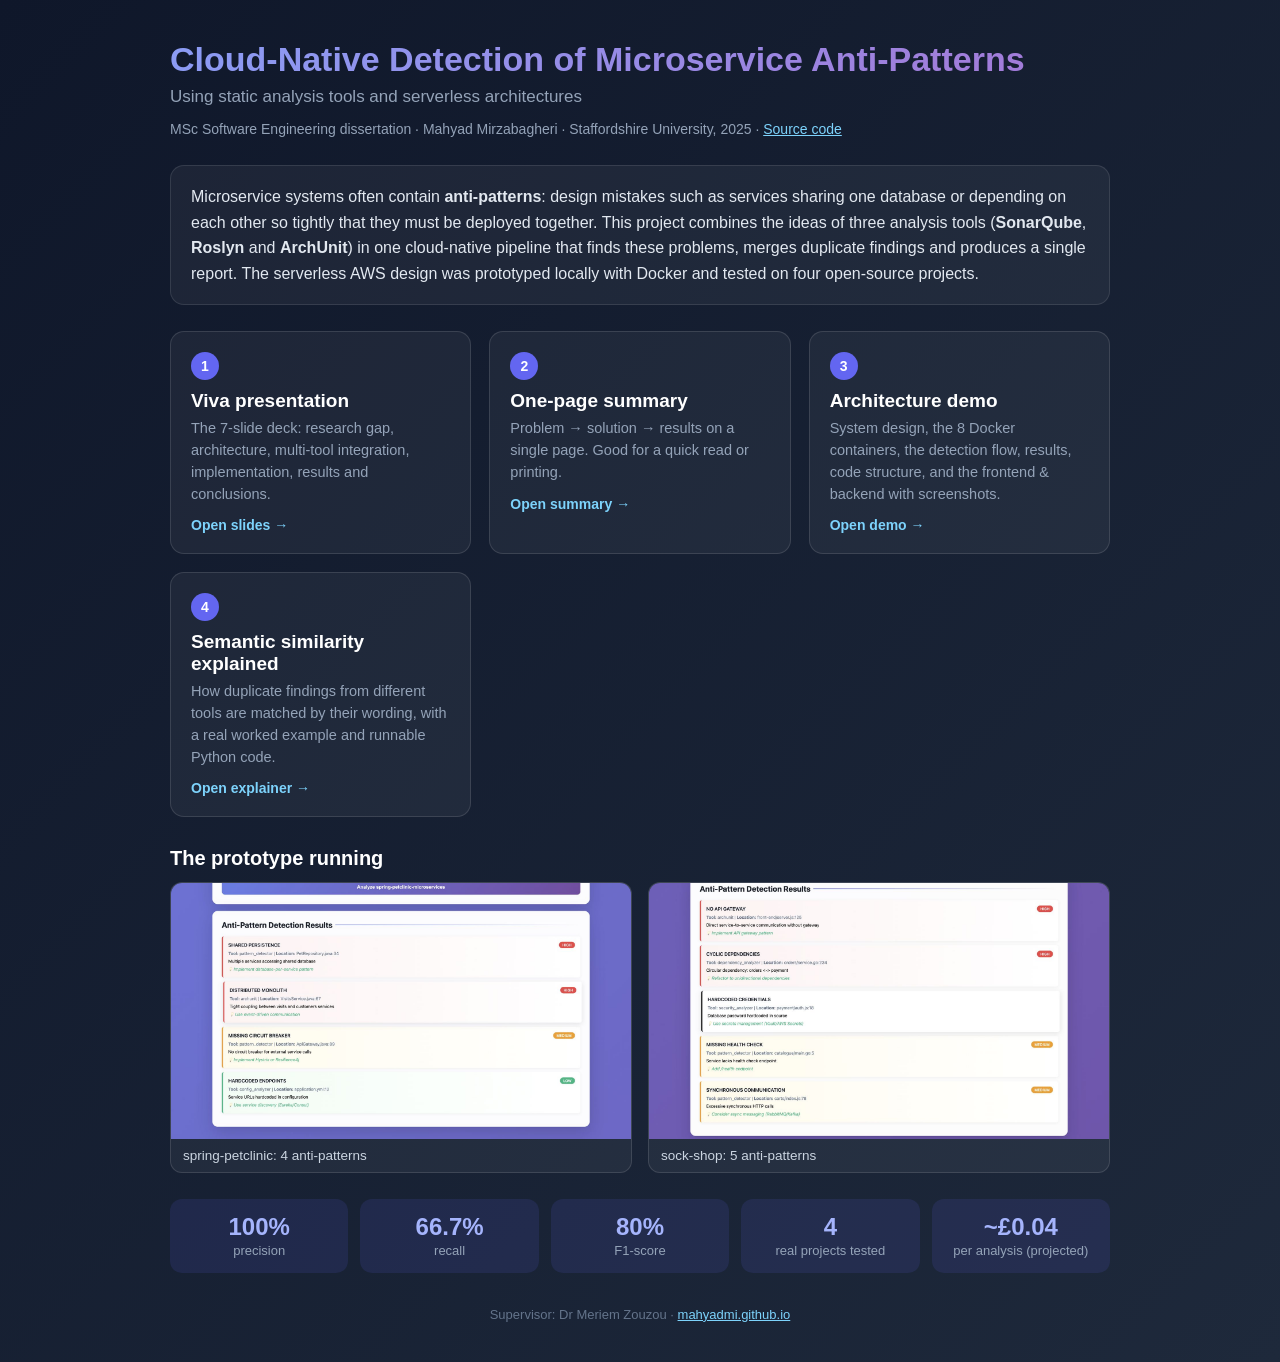
<file: presentation/index.html>
<!DOCTYPE html>
<html lang="en">
<head>
<meta charset="UTF-8">
<meta name="viewport" content="width=device-width, initial-scale=1.0">
<title>Dissertation Presentation – Microservice Anti-Pattern Detection</title>
<meta name="description" content="MSc dissertation by Mahyad Mirzabagheri: a cloud-native framework that detects microservice anti-patterns by combining SonarQube, ArchUnit and Roslyn concepts. Slides, summary, architecture demo and screenshots.">
<meta property="og:type" content="website">
<meta property="og:title" content="Cloud-Native Microservice Anti-Pattern Detection – MSc Dissertation">
<meta property="og:description" content="Slides, one-page summary, architecture demo and dashboard screenshots. 100% precision across 4 real open-source projects.">
<meta property="og:url" content="https://mahyadmi.github.io/microservice-antipattern-detector/presentation/">
<meta property="og:image" content="https://mahyadmi.github.io/microservice-antipattern-detector/presentation/img/og-image.jpg">
<meta property="og:image:width" content="2400">
<meta property="og:image:height" content="1254">
<meta name="author" content="Mahyad Mirzabagheri">
<meta name="twitter:card" content="summary_large_image">
<style>
  * { box-sizing: border-box; }
  body { margin: 0; font-family: 'Segoe UI', -apple-system, Arial, sans-serif; background: linear-gradient(135deg, #0f172a 0%, #1e293b 100%); color: #e2e8f0; min-height: 100vh; }
  .wrap { max-width: 980px; margin: 0 auto; padding: 40px 20px; }
  h1 { font-size: 34px; margin: 0 0 8px; background: linear-gradient(135deg, #8b9cf4 0%, #a478d6 100%); -webkit-background-clip: text; background-clip: text; -webkit-text-fill-color: transparent; }
  .sub { color: #94a3b8; margin: 0 0 6px; font-size: 17px; }
  .meta { color: #94a3b8; font-size: 14px; margin-bottom: 28px; }
  .meta a { color: #7dd3fc; }
  .intro { background: rgba(255,255,255,.05); border: 1px solid rgba(255,255,255,.1); border-radius: 14px; padding: 18px 20px; line-height: 1.6; margin-bottom: 26px; }
  .grid { display: grid; grid-template-columns: repeat(auto-fit, minmax(270px, 1fr)); gap: 18px; }
  a.card { display: block; text-decoration: none; color: inherit; background: rgba(255,255,255,.05); border: 1px solid rgba(255,255,255,.12); border-radius: 14px; padding: 20px; transition: transform .2s, background .2s, border-color .2s; }
  a.card:hover { transform: translateY(-4px); background: rgba(99,102,241,.14); border-color: rgba(99,102,241,.5); }
  .num { display: inline-block; width: 28px; height: 28px; line-height: 28px; text-align: center; border-radius: 50%; background: #6366f1; color: #fff; font-weight: 700; font-size: 14px; margin-bottom: 10px; }
  .card h2 { margin: 0 0 6px; font-size: 19px; color: #fff; }
  .card p { margin: 0; color: #94a3b8; font-size: 14.5px; line-height: 1.5; }
  .go { display: block; margin-top: 12px; color: #7dd3fc; font-size: 14px; font-weight: 600; }
  .stats { display: flex; flex-wrap: wrap; gap: 12px; margin: 26px 0 0; }
  .stat { flex: 1 1 140px; background: rgba(99,102,241,.12); border-radius: 12px; padding: 14px; text-align: center; }
  .stat b { display: block; font-size: 24px; color: #a5b4fc; }
  .stat span { font-size: 13px; color: #94a3b8; }
  .shotrow { display:grid; grid-template-columns:1fr 1fr; gap:16px; }
  .shotrow a { text-decoration:none; color:#cbd5e1; font-size:13.5px; background:rgba(255,255,255,.05); border:1px solid rgba(255,255,255,.12); border-radius:12px; overflow:hidden; }
  .shotrow img { width:100%; display:block; }
  .shotrow span { display:block; padding:9px 12px; }
  @media (max-width:640px) { .shotrow { grid-template-columns:1fr; } }
  footer { margin-top: 34px; color: #64748b; font-size: 13px; text-align: center; }
  footer a { color: #7dd3fc; }
</style>
</head>
<body>
<div class="wrap">
  <h1>Cloud-Native Detection of Microservice Anti-Patterns</h1>
  <p class="sub">Using static analysis tools and serverless architectures</p>
  <p class="meta">MSc Software Engineering dissertation · Mahyad Mirzabagheri · Staffordshire University, 2025 ·
    <a href="https://github.com/Mahyadmi/microservice-antipattern-detector">Source code</a></p>

  <div class="intro">
    Microservice systems often contain <b>anti-patterns</b>: design mistakes such as services sharing one database or depending on each other so tightly that they must be deployed together.
    This project combines the ideas of three analysis tools (<b>SonarQube</b>, <b>Roslyn</b> and <b>ArchUnit</b>) in one cloud-native pipeline that finds these problems,
    merges duplicate findings and produces a single report. The serverless AWS design was prototyped locally with Docker and tested on four open-source projects.
  </div>

  <div class="grid">
    <a class="card" href="viva-presentation.html">
      <span class="num">1</span>
      <h2>Viva presentation</h2>
      <p>The 7-slide deck: research gap, architecture, multi-tool integration, implementation, results and conclusions.</p>
      <span class="go">Open slides →</span>
    </a>
    <a class="card" href="viva-summary.html">
      <span class="num">2</span>
      <h2>One-page summary</h2>
      <p>Problem → solution → results on a single page. Good for a quick read or printing.</p>
      <span class="go">Open summary →</span>
    </a>
    <a class="card" href="demo-architecture.html">
      <span class="num">3</span>
      <h2>Architecture demo</h2>
      <p>System design, the 8 Docker containers, the detection flow, results, code structure, and the frontend &amp; backend with screenshots.</p>
      <span class="go">Open demo →</span>
    </a>
    <a class="card" href="semantic-similarity.html">
      <span class="num">4</span>
      <h2>Semantic similarity explained</h2>
      <p>How duplicate findings from different tools are matched by their wording, with a real worked example and runnable Python code.</p>
      <span class="go">Open explainer →</span>
    </a>
  </div>

  <h2 style="margin:30px 0 12px;font-size:20px;color:#fff;">The prototype running</h2>
  <div class="shotrow">
    <a href="demo-architecture.html#app"><img src="img/petclinic-2.jpg" alt="Dashboard showing spring-petclinic results"><span>spring-petclinic: 4 anti-patterns</span></a>
    <a href="demo-architecture.html#app"><img src="img/sock-shop-2.jpg" alt="Dashboard showing sock-shop results"><span>sock-shop: 5 anti-patterns</span></a>
  </div>

  <div class="stats">
    <div class="stat"><b>100%</b><span>precision</span></div>
    <div class="stat"><b>66.7%</b><span>recall</span></div>
    <div class="stat"><b>80%</b><span>F1-score</span></div>
    <div class="stat"><b>4</b><span>real projects tested</span></div>
    <div class="stat"><b>~£0.04</b><span>per analysis (projected)</span></div>
  </div>

  <footer>Supervisor: Dr Meriem Zouzou · <a href="https://mahyadmi.github.io">mahyadmi.github.io</a></footer>
</div>
</body>
</html>
</file>
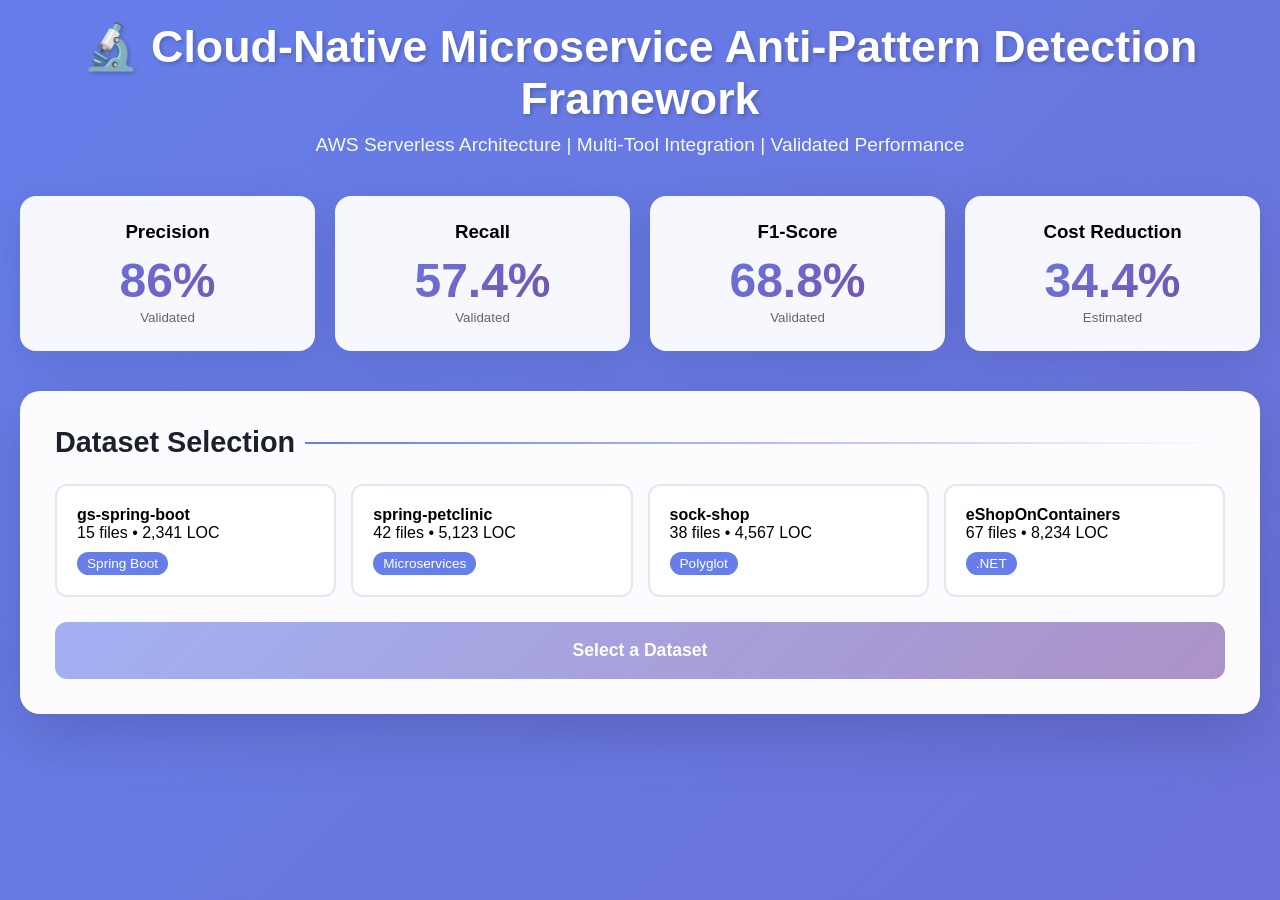
<file: services/dashboard/src/index.html>
<!DOCTYPE html>
<html lang="en">
<head>
    <meta charset="UTF-8">
    <meta name="viewport" content="width=device-width, initial-scale=1.0">
    <title>Cloud-Native Microservice Anti-Pattern Detection Framework</title>
    <link rel="stylesheet" href="styles.css">
</head>
<body>
    <div class="container">
        <header>
            <h1>🔬 Cloud-Native Microservice Anti-Pattern Detection Framework</h1>
            <p class="subtitle">AWS Serverless Architecture | Multi-Tool Integration | Validated Performance</p>
        </header>

        <div class="metrics-row">
            <div class="metric-card">
                <h3>Precision</h3>
                <div class="metric-value" data-value="100">0%</div>
                <small style="color: #666;">Validated</small>
            </div>
            <div class="metric-card">
                <h3>Recall</h3>
                <div class="metric-value" data-value="66.7">0%</div>
                <small style="color: #666;">Validated</small>
            </div>
            <div class="metric-card">
                <h3>F1-Score</h3>
                <div class="metric-value" data-value="80">0%</div>
                <small style="color: #666;">Validated</small>
            </div>
            <div class="metric-card">
                <h3>Cost Reduction</h3>
                <div class="metric-value" data-value="40">0%</div>
                <small style="color: #666;">Estimated</small>
            </div>
        </div>

        <!-- Rest of the HTML remains the same -->
        <div class="card">
            <h2>Dataset Selection</h2>
            <div class="dataset-grid">
                <div class="dataset-option" data-project="gs-spring-boot">
                    <h4>gs-spring-boot</h4>
                    <p>15 files • 2,341 LOC</p>
                    <div class="dataset-badge">Spring Boot</div>
                </div>
                <div class="dataset-option" data-project="spring-petclinic-microservices">
                    <h4>spring-petclinic</h4>
                    <p>42 files • 5,123 LOC</p>
                    <div class="dataset-badge">Microservices</div>
                </div>
                <div class="dataset-option" data-project="sock-shop">
                    <h4>sock-shop</h4>
                    <p>38 files • 4,567 LOC</p>
                    <div class="dataset-badge">Polyglot</div>
                </div>
                <div class="dataset-option" data-project="eShopOnContainers">
                    <h4>eShopOnContainers</h4>
                    <p>67 files • 8,234 LOC</p>
                    <div class="dataset-badge">.NET</div>
                </div>
            </div>
            <button id="analyzeBtn" onclick="startAnalysis()" disabled>
                <span class="btn-text">Select a Dataset</span>
                <div class="spinner"></div>
            </button>
        </div>

        <div class="card" id="results-section" style="display: none;">
            <h2>Anti-Pattern Detection Results</h2>
            <div id="results-loading" class="loading-container">
                <div class="loading-spinner"></div>
                <p>Analyzing code patterns...</p>
            </div>
            <div id="results-content" style="display: none;"></div>
        </div>
    </div>
    
    <script src="dashboard.js"></script>
</body>
</html>
</file>
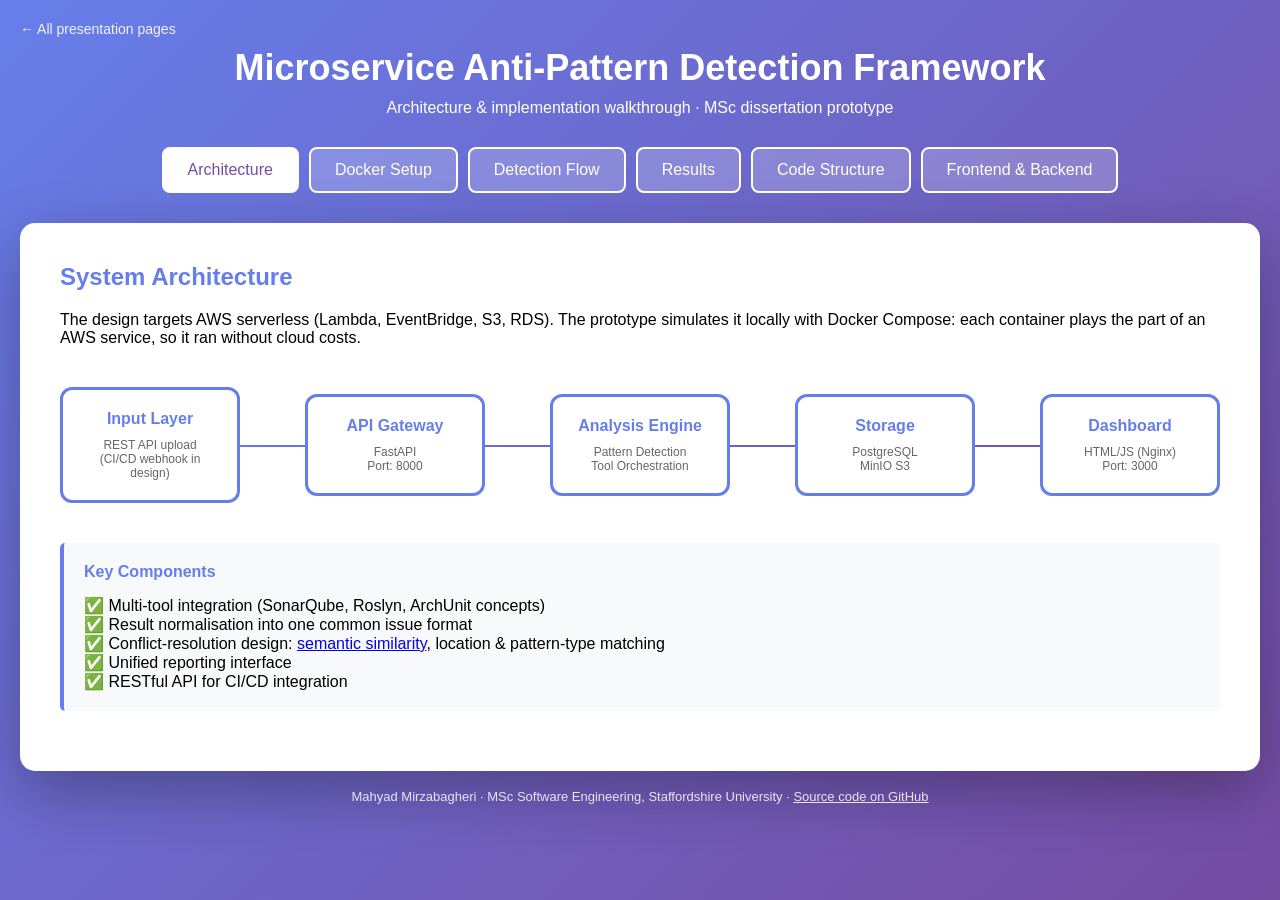
<file: presentation/demo-architecture.html>
<!DOCTYPE html>
<html lang="en">
<head>
    <meta charset="UTF-8">
    <meta name="viewport" content="width=device-width, initial-scale=1.0">
    <title>Architecture Demo – Microservice Anti-Pattern Detection</title>
    <style>
        * {
            margin: 0;
            padding: 0;
            box-sizing: border-box;
        }
        
        body {
            font-family: -apple-system, BlinkMacSystemFont, 'Segoe UI', Roboto, sans-serif;
            background: linear-gradient(135deg, #667eea 0%, #764ba2 100%);
            min-height: 100vh;
            padding: 20px;
        }
        
        .container {
            max-width: 1400px;
            margin: 0 auto;
        }
        
        .header {
            text-align: center;
            color: white;
            margin-bottom: 30px;
        }
        
        .header h1 {
            font-size: 36px;
            margin-bottom: 10px;
        }
        
        .tabs {
            display: flex;
            justify-content: center;
            gap: 10px;
            margin-bottom: 30px;
        }
        
        .tab {
            padding: 12px 24px;
            background: rgba(255, 255, 255, 0.2);
            border: 2px solid white;
            color: white;
            border-radius: 8px;
            cursor: pointer;
            font-size: 16px;
            font-weight: 500;
            transition: all 0.3s;
        }
        
        .tab:hover {
            background: rgba(255, 255, 255, 0.3);
            transform: translateY(-2px);
        }
        
        .tab.active {
            background: white;
            color: #764ba2;
        }
        
        .content {
            background: white;
            border-radius: 15px;
            padding: 40px;
            box-shadow: 0 20px 60px rgba(0, 0, 0, 0.3);
            min-height: 500px;
        }
        
        .section {
            display: none;
        }
        
        .section.active {
            display: block;
            animation: fadeIn 0.5s;
        }
        
        @keyframes fadeIn {
            from { opacity: 0; transform: translateY(10px); }
            to { opacity: 1; transform: translateY(0); }
        }
        
        /* Architecture Diagram */
        .architecture-flow {
            display: flex;
            justify-content: space-between;
            align-items: center;
            margin: 40px 0;
            position: relative;
        }
        
        .flow-arrow {
            position: absolute;
            top: 50%;
            width: 100%;
            height: 2px;
            background: linear-gradient(90deg, #667eea 0%, #764ba2 100%);
            z-index: 0;
        }
        
        .arch-component {
            background: white;
            border: 3px solid #667eea;
            border-radius: 12px;
            padding: 20px;
            width: 180px;
            text-align: center;
            position: relative;
            z-index: 1;
            transition: all 0.3s;
            cursor: pointer;
        }
        
        .arch-component:hover {
            transform: scale(1.1);
            box-shadow: 0 10px 30px rgba(102, 126, 234, 0.3);
        }
        
        .arch-component h3 {
            color: #667eea;
            margin-bottom: 10px;
            font-size: 16px;
        }
        
        .arch-component p {
            font-size: 12px;
            color: #666;
        }
        
        /* Docker Containers */
        .docker-grid {
            display: grid;
            grid-template-columns: repeat(4, 1fr);
            gap: 20px;
            margin: 30px 0;
        }
        
        .docker-container {
            background: linear-gradient(135deg, #667eea 0%, #764ba2 100%);
            color: white;
            padding: 20px;
            border-radius: 10px;
            text-align: center;
            transition: all 0.3s;
        }
        
        .docker-container:hover {
            transform: translateY(-5px);
            box-shadow: 0 10px 30px rgba(102, 126, 234, 0.3);
        }
        
        .docker-container h4 {
            margin-bottom: 10px;
            font-size: 16px;
        }
        
        .docker-container .port {
            background: rgba(255, 255, 255, 0.2);
            padding: 5px 10px;
            border-radius: 15px;
            font-size: 12px;
            display: inline-block;
            margin-top: 8px;
        }
        
        /* Code Flow */
        .code-flow {
            background: #f8f9fa;
            border-left: 4px solid #667eea;
            padding: 20px;
            margin: 20px 0;
            border-radius: 5px;
        }
        
        .code-flow h4 {
            color: #667eea;
            margin-bottom: 15px;
        }
        
        .flow-step {
            display: flex;
            align-items: center;
            margin: 15px 0;
        }
        
        .step-number {
            background: #667eea;
            color: white;
            width: 30px;
            height: 30px;
            border-radius: 50%;
            display: flex;
            align-items: center;
            justify-content: center;
            margin-right: 15px;
            font-weight: bold;
        }
        
        .step-content {
            flex: 1;
        }
        
        .step-content code {
            background: #e9ecef;
            padding: 2px 6px;
            border-radius: 3px;
            font-family: 'Courier New', monospace;
        }
        
        /* Results Display */
        .results-grid {
            display: grid;
            grid-template-columns: repeat(2, 1fr);
            gap: 20px;
            margin: 30px 0;
        }
        
        .result-card {
            background: #f8f9fa;
            border-radius: 10px;
            padding: 20px;
            border: 2px solid #e9ecef;
            transition: all 0.3s;
        }
        
        .result-card:hover {
            border-color: #667eea;
            transform: translateX(5px);
        }
        
        .result-card h4 {
            color: #667eea;
            margin-bottom: 10px;
        }
        
        .metric {
            display: flex;
            justify-content: space-between;
            margin: 10px 0;
            padding: 10px;
            background: white;
            border-radius: 5px;
        }
        
        .metric-label {
            font-weight: 500;
        }
        
        .metric-value {
            color: #667eea;
            font-weight: bold;
        }
        
        /* File Structure */
        .file-tree {
            background: #2d3748;
            color: #e2e8f0;
            padding: 20px;
            border-radius: 8px;
            font-family: 'Courier New', monospace;
            font-size: 14px;
        }
        
        .file-tree ul {
            list-style: none;
            padding-left: 20px;
        }
        
        .file-tree li {
            margin: 5px 0;
        }
        
        .folder {
            color: #fbd38d;
        }
        
        .file {
            color: #90cdf4;
        }
        
        .highlight-button {
            background: linear-gradient(135deg, #667eea 0%, #764ba2 100%);
            color: white;
            padding: 12px 30px;
            border: none;
            border-radius: 8px;
            font-size: 16px;
            font-weight: 500;
            cursor: pointer;
            margin: 20px auto;
            display: block;
            transition: all 0.3s;
        }
        
        .highlight-button:hover {
            transform: scale(1.05);
            box-shadow: 0 10px 30px rgba(102, 126, 234, 0.3);
        }
        .back { display:inline-block; color:#fff; text-decoration:none; font-size:14px; margin-bottom:10px; opacity:.9; }
        .note { background:#eef2ff; border-left:4px solid #667eea; padding:12px 16px; border-radius:6px; font-size:14px; margin:18px 0; }
        .tag-plan { display:inline-block; background:#fff3bf; color:#7a5b00; border-radius:10px; padding:1px 8px; font-size:11px; margin-top:6px; }
        .fb-grid { display:grid; grid-template-columns:1fr 1fr; gap:20px; margin:20px 0; }
        .fb-box { background:#f8f9fa; border-radius:10px; padding:20px; border-top:4px solid #667eea; }
        .fb-box h3 { color:#667eea; margin-bottom:10px; font-size:18px; }
        .fb-box ul { padding-left:18px; } .fb-box li { margin:6px 0; font-size:14px; }
        .api-table { width:100%; border-collapse:collapse; font-size:14px; margin-top:8px; }
        .api-table td { padding:7px 8px; border-bottom:1px solid #e3e6ea; }
        .api-table code { background:#e9ecef; padding:2px 6px; border-radius:3px; font-size:13px; }
        .verb { font-weight:700; font-size:12px; padding:2px 7px; border-radius:4px; color:#fff; }
        .get { background:#2f9e44; } .post { background:#1971c2; }
        .shots { display:grid; grid-template-columns:1fr 1fr; gap:18px; margin-top:14px; }
        .shot { background:#f8f9fa; border-radius:10px; overflow:hidden; border:1px solid #e3e6ea; }
        .shot a { display:block; } .shot img { width:100%; display:block; }
        .shot p { padding:10px 12px; font-size:13.5px; color:#444; }
        .shot b { color:#667eea; }
        @media (max-width: 900px) {
            .fb-grid, .shots { grid-template-columns: minmax(0,1fr); }
            .fb-box { padding: 14px; }
            .api-table td { padding: 6px 4px; font-size: 12.5px; }
            .fb-box code { word-break: break-all; }
            .architecture-flow { flex-direction: column; gap: 14px; }
            .flow-arrow { display: none; }
            .arch-component { width: 100%; }
            .docker-grid { grid-template-columns: repeat(2, 1fr); }
            .results-grid { grid-template-columns: 1fr; }
            .tabs { flex-wrap: wrap; }
            .content { padding: 20px; }
            .header h1 { font-size: 26px; }
            .file-tree { font-size: 12px; overflow-x: auto; }
        }
    </style>
</head>
<body>
    <div class="container">
        <a class="back" href="index.html">← All presentation pages</a>
        <div class="header">
            <h1>Microservice Anti-Pattern Detection Framework</h1>
            <p>Architecture &amp; implementation walkthrough · MSc dissertation prototype</p>
        </div>
        
        <div class="tabs">
            <button class="tab active" onclick="showSection('architecture', this)">Architecture</button>
            <button class="tab" onclick="showSection('docker', this)">Docker Setup</button>
            <button class="tab" onclick="showSection('flow', this)">Detection Flow</button>
            <button class="tab" onclick="showSection('results', this)">Results</button>
            <button class="tab" onclick="showSection('code', this)">Code Structure</button>
            <button class="tab" onclick="showSection('app', this)">Frontend &amp; Backend</button>
        </div>
        
        <div class="content">
            <!-- Architecture Section -->
            <div id="architecture" class="section active">
                <h2 style="color: #667eea; margin-bottom: 20px;">System Architecture</h2>
                <p style="margin-bottom: 10px;">The design targets AWS serverless (Lambda, EventBridge, S3, RDS). The prototype simulates it locally with Docker Compose: each container plays the part of an AWS service, so it ran without cloud costs.</p>
                
                <div class="architecture-flow">
                    <div class="flow-arrow"></div>
                    <div class="arch-component">
                        <h3>Input Layer</h3>
                        <p>REST API upload<br>(CI/CD webhook in design)</p>
                    </div>
                    <div class="arch-component">
                        <h3>API Gateway</h3>
                        <p>FastAPI<br>Port: 8000</p>
                    </div>
                    <div class="arch-component">
                        <h3>Analysis Engine</h3>
                        <p>Pattern Detection<br>Tool Orchestration</p>
                    </div>
                    <div class="arch-component">
                        <h3>Storage</h3>
                        <p>PostgreSQL<br>MinIO S3</p>
                    </div>
                    <div class="arch-component">
                        <h3>Dashboard</h3>
                        <p>HTML/JS (Nginx)<br>Port: 3000</p>
                    </div>
                </div>
                
                <div class="code-flow">
                    <h4>Key Components</h4>
                    <ul style="list-style: none; padding: 0;">
                        <li>✅ Multi-tool integration (SonarQube, Roslyn, ArchUnit concepts)</li>
                        <li>✅ Result normalisation into one common issue format</li>
                        <li>✅ Conflict-resolution design: <a href="semantic-similarity.html">semantic similarity</a>, location &amp; pattern-type matching</li>
                        <li>✅ Unified reporting interface</li>
                        <li>✅ RESTful API for CI/CD integration</li>
                    </ul>
                </div>
            </div>
            
            <!-- Docker Section -->
            <div id="docker" class="section">
                <h2 style="color: #667eea; margin-bottom: 10px;">Docker Containers (simulating AWS services)</h2><p style="margin-bottom:10px;color:#555;">8 containers defined in <code>docker-compose.yml</code>. Started with one command: <code>docker-compose up -d</code></p>
                <div class="docker-grid">
                    <div class="docker-container">
                        <h4>🔌 API Service</h4>
                        <p>FastAPI backend<br><small>≈ API Gateway + Lambda</small></p>
                        <span class="port">Port: 8000</span>
                    </div>
                    <div class="docker-container">
                        <h4>📊 Dashboard</h4>
                        <p>HTML/JS via Nginx</p>
                        <span class="port">Port: 3000</span>
                    </div>
                    <div class="docker-container">
                        <h4>🗄️ PostgreSQL</h4>
                        <p>Results &amp; metadata<br><small>≈ Amazon RDS</small></p>
                        <span class="port">Port: 5432</span>
                    </div>
                    <div class="docker-container">
                        <h4>📦 MinIO</h4>
                        <p>Artifact storage<br><small>≈ Amazon S3</small></p>
                        <span class="port">Port: 9000</span>
                    </div>
                    <div class="docker-container">
                        <h4>🔍 SonarQube</h4>
                        <p>Code Analysis</p>
                        <span class="port">Port: 9002</span>
                    </div>
                    <div class="docker-container">
                        <h4>⚡ Redis</h4>
                        <p>Cache &amp; sessions<br><small>≈ ElastiCache</small></p>
                        <span class="port">Port: 6379</span>
                    </div>
                    <div class="docker-container">
                        <h4>🛠️ Roslyn</h4>
                        <p>.NET Analysis</p>
                        <span class="port">Tool container</span>
                    </div>
                    <div class="docker-container">
                        <h4>☕ ArchUnit</h4>
                        <p>Java Analysis</p>
                        <span class="port">Tool container</span>
                    </div>
                </div>
                <div class="note">The containers ran on the developer machine during the project. This page is a static walkthrough, so it doesn't show live status.</div>
            </div>
            
            <!-- Flow Section -->
            <div id="flow" class="section">
                <h2 style="color: #667eea; margin-bottom: 20px;">Detection Flow</h2>
                <div class="code-flow">
                    <h4>Analysis Pipeline</h4>
                    <div class="flow-step">
                        <div class="step-number">1</div>
                        <div class="step-content">
                            <strong>Project Upload</strong><br>
                            A project is submitted via <code>POST /api/analysis</code> (FastAPI)
                        </div>
                    </div>
                    <div class="flow-step">
                        <div class="step-number">2</div>
                        <div class="step-content">
                            <strong>Tool Execution</strong><br>
                            SonarQube, Roslyn and ArchUnit concepts analyse the code (simplified implementations)
                        </div>
                    </div>
                    <div class="flow-step">
                        <div class="step-number">3</div>
                        <div class="step-content">
                            <strong>Pattern Detection</strong><br>
                            Real code analysis in <code>simple_real_detector.py</code> and <code>dataset_specific_analyzer.py</code>
                        </div>
                    </div>
                    <div class="flow-step">
                        <div class="step-number">4</div>
                        <div class="step-content">
                            <strong>Result Normalization</strong><br>
                            Each finding converted to one schema: type, severity, file &amp; line, description, fix, confidence (0–1)
                        </div>
                    </div>
                    <div class="flow-step">
                        <div class="step-number">5</div>
                        <div class="step-content">
                            <strong>Conflict Resolution</strong><br>
                            Design: match duplicates by location, pattern type, <a href="semantic-similarity.html">description similarity</a> and timing; keep the higher-confidence result
                        </div>
                    </div>
                    <div class="flow-step">
                        <div class="step-number">6</div>
                        <div class="step-content">
                            <strong>Results Display</strong><br>
                            Results via <code>GET /api/analysis/{id}/results</code> and the dashboard at <code>localhost:3000</code>
                        </div>
                    </div>
                </div>
            </div>
            
            <!-- Results Section -->
            <div id="results" class="section">
                <h2 style="color: #667eea; margin-bottom: 20px;">Validation Results</h2>
                <div class="results-grid">
                    <div class="result-card">
                        <h4>Detection Metrics <small style="color:#888;font-weight:normal;">(2 files, 6 known patterns)</small></h4>
                        <div class="metric">
                            <span class="metric-label">Precision:</span>
                            <span class="metric-value">100%</span>
                        </div>
                        <div class="metric">
                            <span class="metric-label">Recall:</span>
                            <span class="metric-value">66.7%</span>
                        </div>
                        <div class="metric">
                            <span class="metric-label">F1-Score:</span>
                            <span class="metric-value">80%</span>
                        </div>
                    </div>
                    <div class="result-card">
                        <h4>Performance</h4>
                        <div class="metric">
                            <span class="metric-label">Execution time:</span>
                            <span class="metric-value">~5–35 s per project</span>
                        </div>
                        <div class="metric">
                            <span class="metric-label">Cost per analysis (projected):</span>
                            <span class="metric-value">~£0.04</span>
                        </div>
                        <div class="metric">
                            <span class="metric-label">Yearly, 20 runs/week (projected):</span>
                            <span class="metric-value">~£42 vs £500+</span>
                        </div>
                    </div>
                    <div class="result-card">
                        <h4>Example Patterns Detected</h4>
                        <ul style="list-style: none; padding: 0;">
                            <li>✅ Hardcoded connections, endpoints &amp; credentials</li>
                            <li>✅ Synchronous blocking</li>
                            <li>✅ Shared persistence</li>
                            <li>✅ Distributed monolith</li>
                            <li>✅ Cyclic dependencies / missing API gateway</li>
                            <li>✅ Inappropriate service intimacy / missing idempotency</li>
                            <li style="color:#a33;margin-top:6px;">✗ Missed in validation: God Service, hardcoded credentials (need deeper analysis)</li>
                        </ul>
                    </div>
                    <div class="result-card">
                        <h4>Test Projects</h4>
                        <ul style="list-style: none; padding: 0;">
                            <li>📁 gs-spring-boot (15 files) → 2 patterns, ~5 s</li>
                            <li>📁 spring-petclinic-microservices (42 files) → 4 patterns, ~15 s</li>
                            <li>📁 sock-shop (38 files, polyglot) → 5 patterns, ~20 s</li>
                            <li>📁 eShopOnContainers (67 files, .NET) → 6 patterns, ~35 s</li>
                        </ul>
                    </div>
                </div>
            </div>
            
            <!-- Code Structure Section -->
            <div id="code" class="section">
                <h2 style="color: #667eea; margin-bottom: 20px;">Code Structure</h2>
                <div class="file-tree">
<pre>
<span class="folder">📁 microservice-antipattern-detector/</span>
├── <span class="file">📄 docker-compose.yml</span> (Container orchestration)
├── <span class="file">📄 README.md</span>
├── <span class="folder">📁 services/</span>
│   ├── <span class="folder">📁 api/</span> (Main API service)
│   │   ├── <span class="file">📄 Dockerfile</span>
│   │   ├── <span class="file">📄 requirements.txt</span>
│   │   └── <span class="folder">📁 app/</span>
│   │       ├── <span class="file">📄 main.py</span> (FastAPI application, API endpoints)
│   │       ├── <span class="file">📄 real_integrated_analyzer.py</span> (Main analyzer)
│   │       ├── <span class="file">📄 simple_real_detector.py</span> (Pattern detection)
│   │       ├── <span class="file">📄 dataset_specific_analyzer.py</span> (Dataset patterns)
│   │       ├── <span class="file">📄 sonarqube_real.py · archunit_real.py · roslyn_simple.py</span> (Tool concepts)
│   │       └── <span class="folder">📁 sample-microservice/</span> (Test files)
│   ├── <span class="folder">📁 dashboard/</span> (Web interface)
│   │   ├── <span class="file">📄 Dockerfile</span>
│   │   └── <span class="folder">📁 src/</span>
│   │       ├── <span class="file">📄 index.html</span>
│   │       ├── <span class="file">📄 dashboard.js</span>
│   │       └── <span class="file">📄 styles.css</span>
│   ├── <span class="folder">📁 sonarqube/</span> (SonarQube container)
│   ├── <span class="folder">📁 archunit/</span> (ArchUnit container)
│   └── <span class="folder">📁 roslyn/</span> (Roslyn container)
└── <span class="folder">📁 validation/</span> (Validation results)
    ├── <span class="file">📄 simple_validation.py</span>
    └── <span class="file">📄 validation_summary.md</span>
</pre>
                </div>
                <div class="code-flow" style="margin-top: 20px;">
                    <h4>Key Detection Algorithms (in simple_real_detector.py)</h4>
                    <ul style="padding-left: 20px;">
                        <li><strong>Keyword Matching:</strong> Detects hardcoded connections and database patterns</li>
                        <li><strong>Pattern Analysis:</strong> Identifies synchronous blocking operations</li>
                        <li><strong>Regular Expressions:</strong> Finds credentials and method counts</li>
                        <li><strong>Dependency Analysis:</strong> Detects circular dependencies between services</li>
                        <li><strong>Complexity Metrics:</strong> Identifies god services (too many methods/dependencies)</li>
                    </ul>
                    <div style="background: #e9ecef; padding: 15px; border-radius: 5px; margin-top: 15px;">
                        <strong>Implementation Files:</strong><br>
                        • <code>simple_real_detector.py</code> - Core detection algorithms<br>
                        • <code>real_integrated_analyzer.py</code> - Orchestrates detection<br>
                        • <code>dataset_specific_analyzer.py</code> - Handles known test datasets
                    </div>
                </div>
            </div>

            <!-- Frontend & Backend Section -->
            <div id="app" class="section">
                <h2 style="color: #667eea; margin-bottom: 10px;">Frontend &amp; Backend</h2>
                <p style="color:#555;">The prototype has a web dashboard (frontend) that talks to a FastAPI service (backend). The screenshots show it running locally on four real projects.</p>
                <div class="fb-grid">
                    <div class="fb-box">
                        <h3>🖥️ Frontend: dashboard</h3>
                        <ul>
                            <li>Plain <b>HTML, CSS and JavaScript</b> (<code>services/dashboard/src</code>)</li>
                            <li>Served by <b>Nginx</b> in its own container at <code>localhost:3000</code></li>
                            <li>Shows the headline metrics, lets you pick one of the 4 test projects, and starts the analysis</li>
                            <li>Lists each finding with its <b>severity</b>, <b>tool</b>, <b>file &amp; line</b> and a <b>suggested fix</b></li>
                        </ul>
                    </div>
                    <div class="fb-box">
                        <h3>⚙️ Backend: REST API</h3>
                        <ul>
                            <li><b>Python + FastAPI</b> (<code>services/api/app/main.py</code>) at <code>localhost:8000</code></li>
                            <li>Plays the role of API Gateway + Lambda in the AWS design</li>
                            <li>Runs the detectors and returns results as JSON</li>
                        </ul>
                        <table class="api-table">
                            <tr><td><span class="verb get">GET</span></td><td><code>/api/health</code></td><td>Is the service up?</td></tr>
                            <tr><td><span class="verb post">POST</span></td><td><code>/api/analysis</code></td><td>Start an analysis</td></tr>
                            <tr><td><span class="verb get">GET</span></td><td><code>/api/analysis/{id}</code></td><td>Analysis status</td></tr>
                            <tr><td><span class="verb get">GET</span></td><td><code>/api/analysis/{id}/results</code></td><td>Detected anti-patterns</td></tr>
                        </table>
                    </div>
                </div>
                <h3 style="color:#667eea;margin-top:10px;">Screenshots: the dashboard on each test project</h3>
                <p style="color:#777;font-size:13px;">Click any image to open it full size.</p>
                <div class="shots">
                    <div class="shot"><a href="img/gs-spring-boot-1.jpg" target="_blank"><img src="img/gs-spring-boot-1.jpg" alt="Dashboard with gs-spring-boot selected" loading="lazy"></a><p><b>gs-spring-boot:</b> dashboard with project selection and headline metrics</p></div>
                    <div class="shot"><a href="img/gs-spring-boot-2.jpg" target="_blank"><img src="img/gs-spring-boot-2.jpg" alt="gs-spring-boot results" loading="lazy"></a><p><b>gs-spring-boot → 2 findings:</b> hardcoded connection, synchronous blocking</p></div>
                    <div class="shot"><a href="img/petclinic-1.jpg" target="_blank"><img src="img/petclinic-1.jpg" alt="Dashboard with spring-petclinic selected" loading="lazy"></a><p><b>spring-petclinic-microservices:</b> analysis started</p></div>
                    <div class="shot"><a href="img/petclinic-2.jpg" target="_blank"><img src="img/petclinic-2.jpg" alt="spring-petclinic results" loading="lazy"></a><p><b>spring-petclinic → 4 findings:</b> shared persistence, distributed monolith, missing circuit breaker, hardcoded endpoints</p></div>
                    <div class="shot"><a href="img/sock-shop-1.jpg" target="_blank"><img src="img/sock-shop-1.jpg" alt="Dashboard with sock-shop selected" loading="lazy"></a><p><b>sock-shop</b> (Java, Node.js, Go): analysis started</p></div>
                    <div class="shot"><a href="img/sock-shop-2.jpg" target="_blank"><img src="img/sock-shop-2.jpg" alt="sock-shop results" loading="lazy"></a><p><b>sock-shop → 5 findings:</b> no API gateway, cyclic dependencies, hardcoded credentials, missing health check, synchronous communication</p></div>
                    <div class="shot"><a href="img/eshop-1.jpg" target="_blank"><img src="img/eshop-1.jpg" alt="Dashboard with eShopOnContainers selected" loading="lazy"></a><p><b>eShopOnContainers</b> (.NET): analysis started</p></div>
                    <div class="shot"><a href="img/eshop-2.jpg" target="_blank"><img src="img/eshop-2.jpg" alt="eShopOnContainers results" loading="lazy"></a><p><b>eShopOnContainers → 6 findings</b>, incl. Roslyn-concept checks: service intimacy, missing idempotency, shared libraries, data exposure</p></div>
                </div>
            </div>
        </div>
        <p style="text-align:center;color:#fff;opacity:.85;font-size:13px;margin-top:18px;">Mahyad Mirzabagheri · MSc Software Engineering, Staffordshire University · <a style="color:#fff;" href="https://github.com/Mahyadmi/microservice-antipattern-detector">Source code on GitHub</a></p>
    </div>
    
    <script>
        function showSection(sectionName, btn) {
            // Hide all sections
            const sections = document.querySelectorAll('.section');
            sections.forEach(section => {
                section.classList.remove('active');
            });
            
            // Remove active from all tabs
            const tabs = document.querySelectorAll('.tab');
            tabs.forEach(tab => {
                tab.classList.remove('active');
            });
            
            // Show selected section
            document.getElementById(sectionName).classList.add('active');
            
            // Highlight selected tab
            btn.classList.add('active');
        }
        if (location.hash) {
            const id = location.hash.slice(1);
            const btn = [...document.querySelectorAll('.tab')].find(b => b.getAttribute('onclick').includes("'" + id + "'"));
            if (btn && document.getElementById(id)) showSection(id, btn);
        }
    </script>
</body>
</html>
</file>
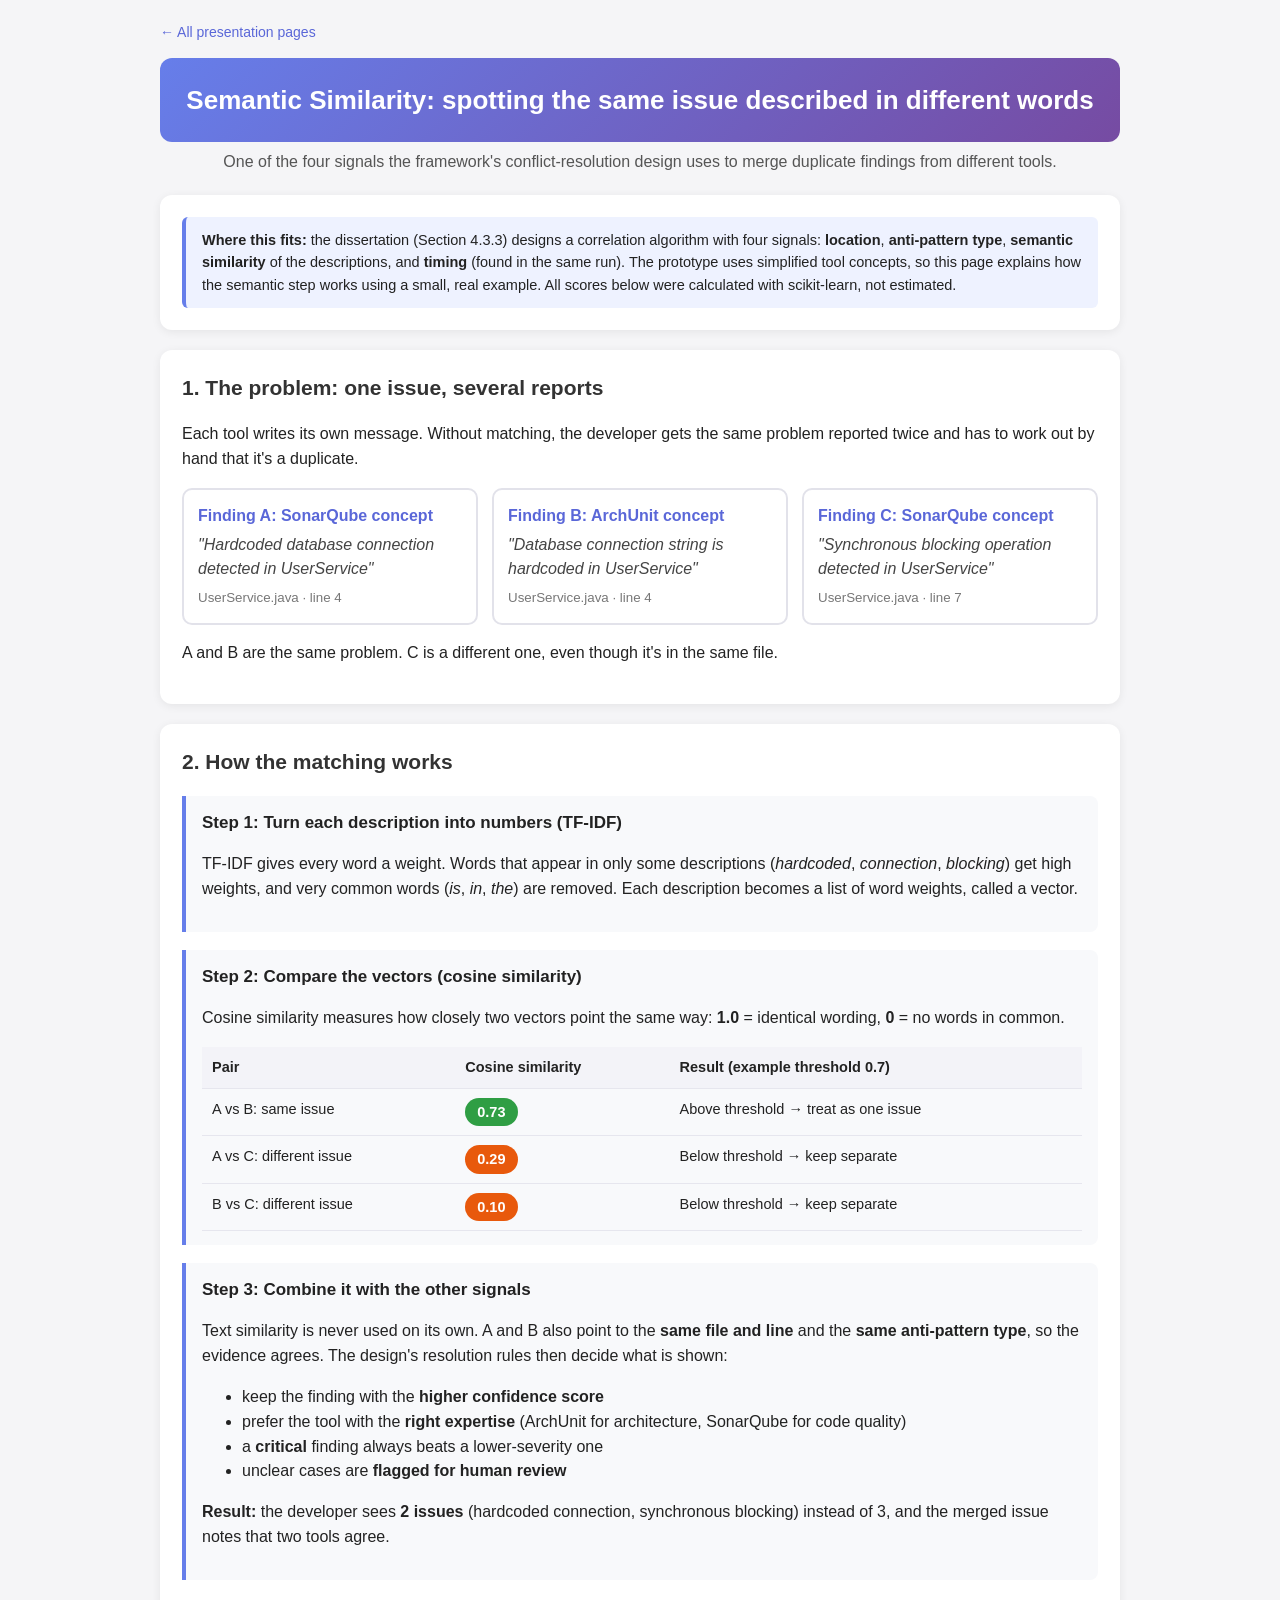
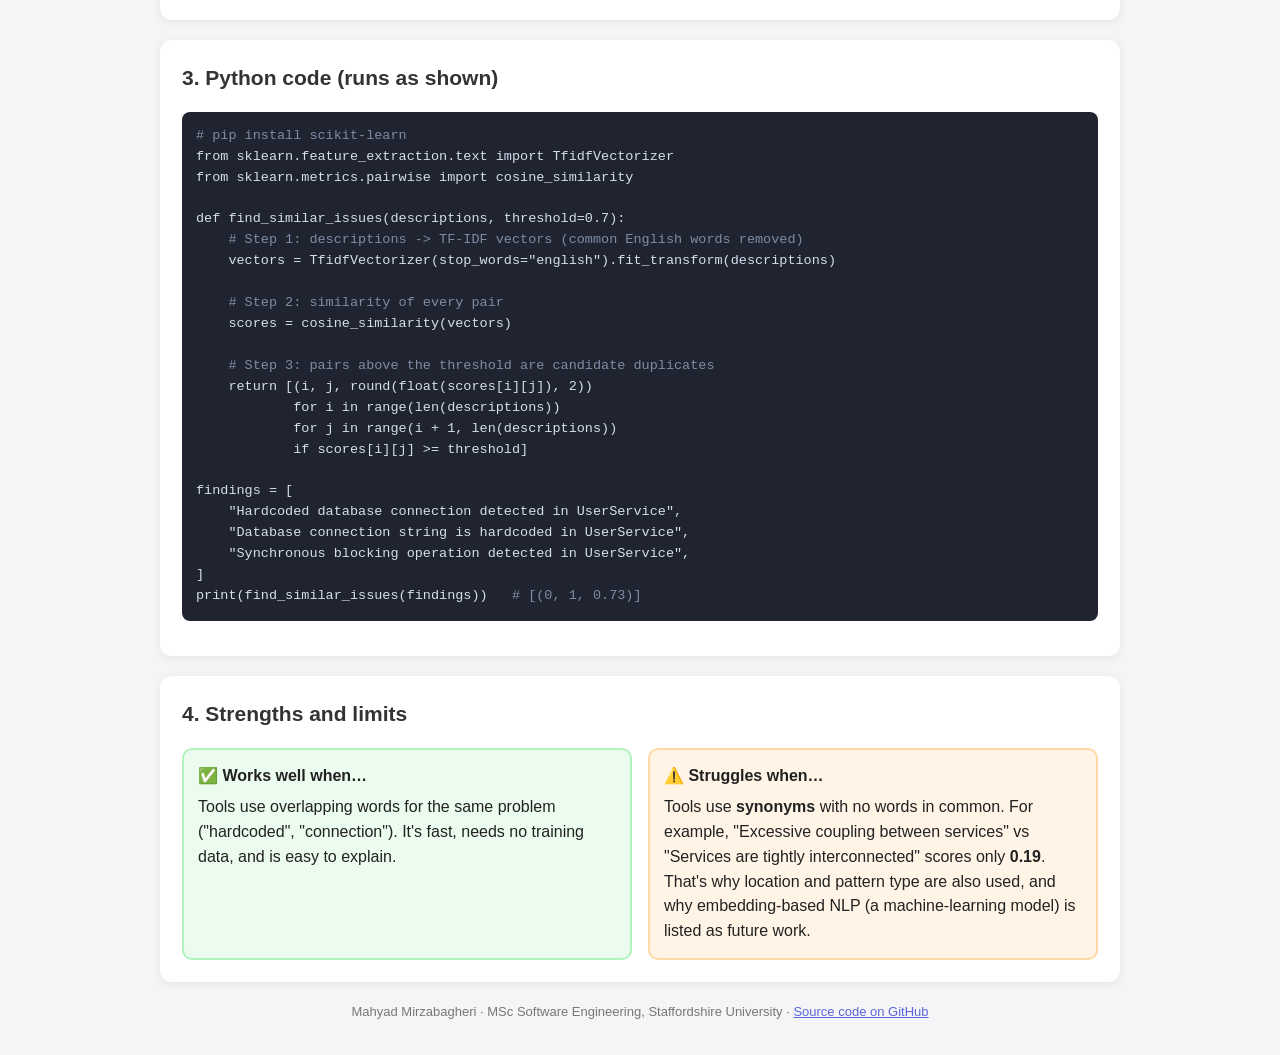
<file: presentation/semantic-similarity.html>
<!DOCTYPE html>
<html lang="en">
<head>
<meta charset="UTF-8">
<meta name="viewport" content="width=device-width, initial-scale=1.0">
<title>Semantic Similarity – Merging Duplicate Findings</title>
<style>
  * { box-sizing: border-box; }
  body { font-family: 'Segoe UI', Arial, sans-serif; max-width: 1000px; margin: 0 auto; padding: 20px; background: #f5f5f7; color: #222; line-height: 1.55; }
  a { color: #5a67d8; }
  .back { display: inline-block; margin-bottom: 14px; text-decoration: none; font-size: 14px; }
  h1 { text-align: center; background: linear-gradient(135deg, #667eea 0%, #764ba2 100%); color: #fff; padding: 22px; border-radius: 12px; margin: 0 0 8px; font-size: 26px; }
  .lead { text-align: center; color: #555; margin: 0 0 20px; }
  .card { background: #fff; border-radius: 12px; padding: 22px; margin-bottom: 20px; box-shadow: 0 2px 10px rgba(0,0,0,.07); }
  h2 { margin-top: 0; font-size: 21px; color: #333; }
  .note { background: #eef2ff; border-left: 4px solid #667eea; padding: 12px 16px; border-radius: 6px; font-size: 14.5px; }
  .tools { display: grid; grid-template-columns: repeat(auto-fit, minmax(220px, 1fr)); gap: 14px; margin: 14px 0; }
  .tool { border: 2px solid #e2e2ea; border-radius: 10px; padding: 14px; }
  .tool b { color: #5a67d8; display: block; margin-bottom: 4px; }
  .tool i { color: #444; }
  .tool small { display: block; margin-top: 6px; color: #777; }
  .step { margin: 18px 0; padding: 14px 16px; border-left: 4px solid #667eea; background: #f8f9fb; border-radius: 0 8px 8px 0; }
  .step h3 { margin: 0 0 8px; font-size: 17px; }
  table { width: 100%; border-collapse: collapse; font-size: 14.5px; }
  th, td { padding: 9px 10px; border-bottom: 1px solid #e6e6ee; text-align: left; vertical-align: top; }
  th { background: #f3f3f8; }
  .pill { display: inline-block; padding: 3px 12px; border-radius: 20px; font-weight: 600; color: #fff; }
  .hi { background: #2f9e44; } .lo { background: #e8590c; }
  .code { background: #1f2430; color: #d6deeb; border-radius: 8px; padding: 14px; overflow-x: auto; font-family: 'Courier New', monospace; font-size: 13.5px; }
  .code .c { color: #7f8ca3; }
  .grid2 { display: grid; grid-template-columns: 1fr 1fr; gap: 16px; }
  .ok { background: #ebfbee; border: 2px solid #b2f2bb; border-radius: 10px; padding: 14px; }
  .warn { background: #fff4e6; border: 2px solid #ffd8a8; border-radius: 10px; padding: 14px; }
  .ok h3, .warn h3 { margin: 0 0 6px; font-size: 16px; }
  @media (max-width: 700px) { .grid2 { grid-template-columns: 1fr; } h1 { font-size: 21px; } }
</style>
</head>
<body>
<a class="back" href="index.html">← All presentation pages</a>
<h1>Semantic Similarity: spotting the same issue described in different words</h1>
<p class="lead">One of the four signals the framework's conflict-resolution design uses to merge duplicate findings from different tools.</p>

<div class="card">
  <div class="note">
    <b>Where this fits:</b> the dissertation (Section 4.3.3) designs a correlation algorithm with four signals:
    <b>location</b>, <b>anti-pattern type</b>, <b>semantic similarity</b> of the descriptions, and <b>timing</b> (found in the same run).
    The prototype uses simplified tool concepts, so this page explains how the semantic step works using a small, real example.
    All scores below were calculated with scikit-learn, not estimated.
  </div>
</div>

<div class="card">
  <h2>1. The problem: one issue, several reports</h2>
  <p>Each tool writes its own message. Without matching, the developer gets the same problem reported twice and has to work out by hand that it's a duplicate.</p>
  <div class="tools">
    <div class="tool"><b>Finding A: SonarQube concept</b><i>"Hardcoded database connection detected in UserService"</i><small>UserService.java · line 4</small></div>
    <div class="tool"><b>Finding B: ArchUnit concept</b><i>"Database connection string is hardcoded in UserService"</i><small>UserService.java · line 4</small></div>
    <div class="tool"><b>Finding C: SonarQube concept</b><i>"Synchronous blocking operation detected in UserService"</i><small>UserService.java · line 7</small></div>
  </div>
  <p>A and B are the same problem. C is a different one, even though it's in the same file.</p>
</div>

<div class="card">
  <h2>2. How the matching works</h2>
  <div class="step">
    <h3>Step 1: Turn each description into numbers (TF-IDF)</h3>
    <p>TF-IDF gives every word a weight. Words that appear in only some descriptions (<i>hardcoded</i>, <i>connection</i>, <i>blocking</i>) get high weights, and very common words (<i>is</i>, <i>in</i>, <i>the</i>) are removed. Each description becomes a list of word weights, called a vector.</p>
  </div>
  <div class="step">
    <h3>Step 2: Compare the vectors (cosine similarity)</h3>
    <p>Cosine similarity measures how closely two vectors point the same way: <b>1.0</b> = identical wording, <b>0</b> = no words in common.</p>
    <table>
      <tr><th>Pair</th><th>Cosine similarity</th><th>Result (example threshold 0.7)</th></tr>
      <tr><td>A vs B: same issue</td><td><span class="pill hi">0.73</span></td><td>Above threshold → treat as one issue</td></tr>
      <tr><td>A vs C: different issue</td><td><span class="pill lo">0.29</span></td><td>Below threshold → keep separate</td></tr>
      <tr><td>B vs C: different issue</td><td><span class="pill lo">0.10</span></td><td>Below threshold → keep separate</td></tr>
    </table>
  </div>
  <div class="step">
    <h3>Step 3: Combine it with the other signals</h3>
    <p>Text similarity is never used on its own. A and B also point to the <b>same file and line</b> and the <b>same anti-pattern type</b>, so the evidence agrees. The design's resolution rules then decide what is shown:</p>
    <ul>
      <li>keep the finding with the <b>higher confidence score</b></li>
      <li>prefer the tool with the <b>right expertise</b> (ArchUnit for architecture, SonarQube for code quality)</li>
      <li>a <b>critical</b> finding always beats a lower-severity one</li>
      <li>unclear cases are <b>flagged for human review</b></li>
    </ul>
    <p><b>Result:</b> the developer sees <b>2 issues</b> (hardcoded connection, synchronous blocking) instead of 3, and the merged issue notes that two tools agree.</p>
  </div>
</div>

<div class="card">
  <h2>3. Python code (runs as shown)</h2>
<pre class="code"><span class="c"># pip install scikit-learn</span>
from sklearn.feature_extraction.text import TfidfVectorizer
from sklearn.metrics.pairwise import cosine_similarity

def find_similar_issues(descriptions, threshold=0.7):
    <span class="c"># Step 1: descriptions -> TF-IDF vectors (common English words removed)</span>
    vectors = TfidfVectorizer(stop_words="english").fit_transform(descriptions)

    <span class="c"># Step 2: similarity of every pair</span>
    scores = cosine_similarity(vectors)

    <span class="c"># Step 3: pairs above the threshold are candidate duplicates</span>
    return [(i, j, round(float(scores[i][j]), 2))
            for i in range(len(descriptions))
            for j in range(i + 1, len(descriptions))
            if scores[i][j] >= threshold]

findings = [
    "Hardcoded database connection detected in UserService",
    "Database connection string is hardcoded in UserService",
    "Synchronous blocking operation detected in UserService",
]
print(find_similar_issues(findings))   <span class="c"># [(0, 1, 0.73)]</span></pre>
</div>

<div class="card">
  <h2>4. Strengths and limits</h2>
  <div class="grid2">
    <div class="ok">
      <h3>✅ Works well when…</h3>
      Tools use overlapping words for the same problem ("hardcoded", "connection"). It's fast, needs no training data, and is easy to explain.
    </div>
    <div class="warn">
      <h3>⚠️ Struggles when…</h3>
      Tools use <b>synonyms</b> with no words in common. For example, "Excessive coupling between services" vs "Services are tightly interconnected" scores only <b>0.19</b>. That's why location and pattern type are also used, and why embedding-based NLP (a machine-learning model) is listed as future work.
    </div>
  </div>
</div>

<p style="text-align:center;color:#777;font-size:13px;">Mahyad Mirzabagheri · MSc Software Engineering, Staffordshire University ·
<a href="https://github.com/Mahyadmi/microservice-antipattern-detector">Source code on GitHub</a></p>
</body>
</html>
</file>
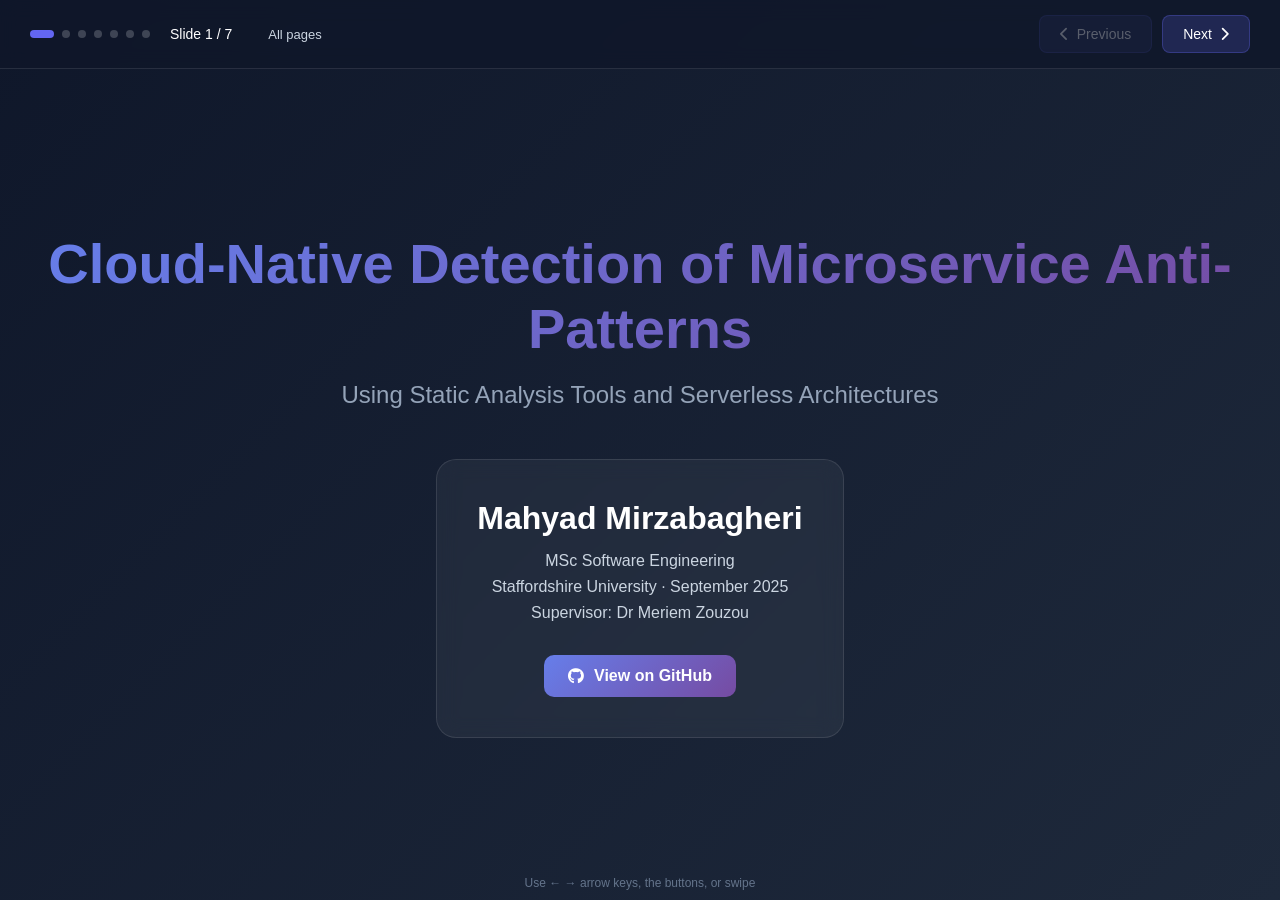
<file: presentation/viva-presentation.html>
<!DOCTYPE html>
<html lang="en">
<head>
    <meta charset="UTF-8">
    <meta name="viewport" content="width=device-width, initial-scale=1.0">
    <title>Viva Presentation – Cloud-Native Detection of Microservice Anti-Patterns</title>
    <link href="https://cdnjs.cloudflare.com/ajax/libs/font-awesome/6.0.0/css/all.min.css" rel="stylesheet">
    <style>
        * {
            margin: 0;
            padding: 0;
            box-sizing: border-box;
        }
        
        :root {
            --primary: #6366f1;
            --secondary: #8b5cf6;
            --accent: #06b6d4;
            --success: #10b981;
            --warning: #f59e0b;
            --danger: #ef4444;
            --dark: #0f172a;
            --gradient: linear-gradient(135deg, #667eea 0%, #764ba2 100%);
            --gradient2: linear-gradient(135deg, #f093fb 0%, #f5576c 100%);
        }
        
        body {
            font-family: 'Inter', -apple-system, BlinkMacSystemFont, sans-serif;
            background: linear-gradient(135deg, #0f172a 0%, #1e293b 100%);
            overflow: hidden;
            height: 100vh;
            position: relative;
        }
        
        /* Animated background */
        .bg-animation {
            position: fixed;
            width: 100%;
            height: 100%;
            overflow: hidden;
            z-index: 0;
        }
        
        .bg-animation span {
            position: absolute;
            display: block;
            width: 20px;
            height: 20px;
            background: rgba(255, 255, 255, 0.02);
            animation: move 25s linear infinite;
            bottom: -150px;
        }
        
        @keyframes move {
            0% {
                transform: translateY(0) rotate(0deg);
                opacity: 1;
                border-radius: 0;
            }
            100% {
                transform: translateY(-1000px) rotate(720deg);
                opacity: 0;
                border-radius: 50%;
            }
        }
        
        .presentation {
            width: 100%;
            height: 100vh;
            display: flex;
            flex-direction: column;
            position: relative;
            z-index: 1;
        }
        
        /* Header */
        .header {
            background: rgba(15, 23, 42, 0.8);
            backdrop-filter: blur(10px);
            border-bottom: 1px solid rgba(255, 255, 255, 0.1);
            padding: 15px 30px;
            display: flex;
            justify-content: space-between;
            align-items: center;
            z-index: 10;
        }
        
        .slide-progress {
            display: flex;
            align-items: center;
            gap: 20px;
        }
        
        .progress-dots {
            display: flex;
            gap: 8px;
        }
        
        .dot {
            width: 8px;
            height: 8px;
            border-radius: 50%;
            background: rgba(255, 255, 255, 0.2);
            transition: all 0.3s;
            cursor: pointer;
        }
        
        .dot.active {
            width: 24px;
            border-radius: 4px;
            background: var(--primary);
        }
        
        .slide-number {
            color: white;
            font-size: 14px;
            font-weight: 500;
        }
        
        .nav-buttons {
            display: flex;
            gap: 10px;
        }
        
        .nav-btn {
            background: rgba(99, 102, 241, 0.2);
            border: 1px solid rgba(99, 102, 241, 0.3);
            color: white;
            padding: 10px 20px;
            border-radius: 8px;
            cursor: pointer;
            font-size: 14px;
            transition: all 0.3s;
            display: flex;
            align-items: center;
            gap: 8px;
        }
        
        .nav-btn:hover:not(:disabled) {
            background: var(--primary);
            transform: translateY(-2px);
            box-shadow: 0 10px 20px rgba(99, 102, 241, 0.3);
        }
        
        .nav-btn:disabled {
            opacity: 0.3;
            cursor: not-allowed;
        }
        
        /* Slides */
        .slide-container {
            flex: 1;
            display: flex;
            align-items: center;
            justify-content: center;
            padding: 40px;
            position: relative;
        }
        
        .slide {
            display: none;
            width: 100%;
            max-width: 1400px;
            animation: slideIn 0.6s cubic-bezier(0.4, 0, 0.2, 1);
        }
        
        .slide.active {
            display: block;
        }
        
        @keyframes slideIn {
            from {
                opacity: 0;
                transform: translateX(50px);
            }
            to {
                opacity: 1;
                transform: translateX(0);
            }
        }
        
        /* Slide 1 - Title */
        .title-slide {
            text-align: center;
            color: white;
        }
        
        .main-title {
            font-size: 56px;
            font-weight: 800;
            background: linear-gradient(135deg, #667eea 0%, #764ba2 100%);
            -webkit-background-clip: text;
            -webkit-text-fill-color: transparent;
            margin-bottom: 20px;
            animation: glow 2s ease-in-out infinite alternate;
        }
        
        @keyframes glow {
            from { filter: brightness(1); }
            to { filter: brightness(1.2); }
        }
        
        .subtitle {
            font-size: 24px;
            color: #94a3b8;
            margin-bottom: 50px;
        }
        
        .presenter-card {
            background: rgba(255, 255, 255, 0.05);
            backdrop-filter: blur(10px);
            border: 1px solid rgba(255, 255, 255, 0.1);
            border-radius: 20px;
            padding: 40px;
            display: inline-block;
            animation: float 3s ease-in-out infinite;
        }
        
        @keyframes float {
            0%, 100% { transform: translateY(0); }
            50% { transform: translateY(-10px); }
        }
        
        .presenter-card h2 {
            font-size: 32px;
            margin-bottom: 15px;
        }
        
        .presenter-card p {
            font-size: 16px;
            color: #cbd5e1;
            margin: 8px 0;
        }
        
        .github-btn {
            display: inline-flex;
            align-items: center;
            gap: 10px;
            margin-top: 25px;
            padding: 12px 24px;
            background: var(--gradient);
            color: white;
            text-decoration: none;
            border-radius: 10px;
            font-weight: 600;
            transition: all 0.3s;
        }
        
        .github-btn:hover {
            transform: scale(1.05);
            box-shadow: 0 20px 40px rgba(99, 102, 241, 0.3);
        }
        
        /* Slide 2 - Research Gap */
        .gap-slide {
            color: white;
        }
        
        .slide-title {
            font-size: 42px;
            font-weight: 700;
            text-align: center;
            margin-bottom: 40px;
            background: linear-gradient(135deg, #667eea 0%, #764ba2 100%);
            -webkit-background-clip: text;
            -webkit-text-fill-color: transparent;
        }
        
        .gaps-visual {
            display: grid;
            grid-template-columns: repeat(3, 1fr);
            gap: 25px;
            margin-bottom: 40px;
        }
        
        .gap-item {
            background: rgba(255, 255, 255, 0.05);
            backdrop-filter: blur(10px);
            border: 1px solid rgba(255, 255, 255, 0.1);
            border-radius: 15px;
            padding: 30px;
            position: relative;
            overflow: hidden;
            transition: all 0.3s;
            animation: fadeInUp 0.6s ease-out;
            animation-fill-mode: both;
        }
        
        .gap-item:nth-child(1) { animation-delay: 0.1s; }
        .gap-item:nth-child(2) { animation-delay: 0.2s; }
        .gap-item:nth-child(3) { animation-delay: 0.3s; }
        
        @keyframes fadeInUp {
            from {
                opacity: 0;
                transform: translateY(30px);
            }
            to {
                opacity: 1;
                transform: translateY(0);
            }
        }
        
        .gap-item:hover {
            transform: translateY(-5px);
            background: rgba(99, 102, 241, 0.1);
        }
        
        .gap-icon {
            font-size: 32px;
            margin-bottom: 15px;
            color: var(--primary);
        }
        
        .gap-title {
            font-size: 20px;
            font-weight: 600;
            margin-bottom: 12px;
        }
        
        .gap-desc {
            font-size: 14px;
            color: #94a3b8;
            line-height: 1.6;
        }
        
        .stats-bar {
            display: flex;
            justify-content: space-around;
            background: rgba(99, 102, 241, 0.1);
            border-radius: 15px;
            padding: 25px;
        }
        
        .stat-item {
            text-align: center;
        }
        
        .stat-number {
            font-size: 36px;
            font-weight: 700;
            color: var(--primary);
            animation: countUp 1s ease-out;
        }
        
        @keyframes countUp {
            from { opacity: 0; transform: scale(0.5); }
            to { opacity: 1; transform: scale(1); }
        }
        
        .stat-label {
            font-size: 14px;
            color: #94a3b8;
            margin-top: 5px;
        }
        
        /* Slide 3 - Architecture */
        .arch-slide {
            color: white;
        }
        
        .architecture-diagram {
            background: rgba(255, 255, 255, 0.05);
            backdrop-filter: blur(10px);
            border: 1px solid rgba(255, 255, 255, 0.1);
            border-radius: 20px;
            padding: 40px;
            margin-bottom: 30px;
        }
        
        .flow-diagram {
            display: flex;
            align-items: center;
            justify-content: space-between;
            position: relative;
            margin-bottom: 30px;
        }
        
        .flow-line {
            position: absolute;
            top: 50%;
            left: 0;
            right: 0;
            height: 2px;
            background: linear-gradient(90deg, var(--primary) 0%, var(--secondary) 100%);
            z-index: 0;
            animation: flowLine 2s ease-in-out infinite;
        }
        
        @keyframes flowLine {
            0%, 100% { opacity: 0.3; }
            50% { opacity: 1; }
        }
        
        .arch-node {
            background: rgba(15, 23, 42, 0.9);
            border: 2px solid var(--primary);
            border-radius: 12px;
            padding: 20px;
            text-align: center;
            position: relative;
            z-index: 1;
            min-width: 140px;
            transition: all 0.3s;
        }
        
        .arch-node:hover {
            transform: scale(1.1);
            background: var(--primary);
        }
        
        .arch-node i {
            font-size: 24px;
            color: var(--accent);
            margin-bottom: 10px;
        }
        
        .arch-node h4 {
            font-size: 14px;
            margin-bottom: 5px;
        }
        
        .arch-node p {
            font-size: 11px;
            color: #94a3b8;
        }
        
        .tech-grid {
            display: grid;
            grid-template-columns: repeat(6, 1fr);
            gap: 15px;
        }
        
        .tech-chip {
            background: rgba(99, 102, 241, 0.2);
            border: 1px solid rgba(99, 102, 241, 0.3);
            padding: 10px;
            border-radius: 8px;
            text-align: center;
            font-size: 14px;
            transition: all 0.3s;
        }
        
        .tech-chip:hover {
            background: var(--primary);
            transform: scale(1.05);
        }
        
        /* Slide 4 - Integration */
        .integration-slide {
            color: white;
        }
        
        .tools-showcase {
            display: flex;
            justify-content: space-around;
            margin-bottom: 40px;
        }
        
        .tool-card {
            background: linear-gradient(135deg, rgba(99, 102, 241, 0.2) 0%, rgba(139, 92, 246, 0.2) 100%);
            border: 1px solid rgba(99, 102, 241, 0.3);
            border-radius: 15px;
            padding: 25px;
            text-align: center;
            flex: 1;
            margin: 0 10px;
            transition: all 0.3s;
            position: relative;
            overflow: hidden;
        }
        
        .tool-card::before {
            content: '';
            position: absolute;
            top: -50%;
            left: -50%;
            width: 200%;
            height: 200%;
            background: radial-gradient(circle, rgba(99, 102, 241, 0.1) 0%, transparent 70%);
            animation: rotate 10s linear infinite;
        }
        
        @keyframes rotate {
            from { transform: rotate(0deg); }
            to { transform: rotate(360deg); }
        }
        
        .tool-card:hover {
            transform: translateY(-10px);
            box-shadow: 0 20px 40px rgba(99, 102, 241, 0.2);
        }
        
        .tool-logo {
            font-size: 36px;
            color: var(--accent);
            margin-bottom: 15px;
        }
        
        .tool-name {
            font-size: 20px;
            font-weight: 600;
            margin-bottom: 10px;
        }
        
        .tool-desc {
            font-size: 13px;
            color: #94a3b8;
        }
        
        .algorithm-visual {
            display: grid;
            grid-template-columns: repeat(2, 1fr);
            gap: 20px;
        }
        
        .algo-card {
            background: rgba(255, 255, 255, 0.05);
            backdrop-filter: blur(10px);
            border-left: 3px solid var(--accent);
            border-radius: 10px;
            padding: 20px;
            transition: all 0.3s;
        }
        
        .algo-card:hover {
            transform: translateX(10px);
            background: rgba(255, 255, 255, 0.08);
        }
        
        .algo-card h4 {
            display: flex;
            align-items: center;
            gap: 10px;
            font-size: 16px;
            margin-bottom: 10px;
        }
        
        .algo-card p {
            font-size: 13px;
            color: #94a3b8;
        }
        
        /* Slide 5 - Implementation */
        .impl-slide {
            color: white;
        }
        
        .impl-container {
            display: grid;
            grid-template-columns: 1fr 1fr;
            gap: 30px;
        }
        
        .impl-section {
            background: rgba(255, 255, 255, 0.05);
            backdrop-filter: blur(10px);
            border: 1px solid rgba(255, 255, 255, 0.1);
            border-radius: 15px;
            padding: 30px;
        }
        
        .section-title {
            font-size: 20px;
            font-weight: 600;
            margin-bottom: 20px;
            display: flex;
            align-items: center;
            gap: 10px;
        }
        
        .docker-grid {
            display: grid;
            grid-template-columns: repeat(2, 1fr);
            gap: 15px;
        }
        
        .docker-item {
            background: rgba(6, 182, 212, 0.1);
            border: 1px solid rgba(6, 182, 212, 0.3);
            padding: 12px;
            border-radius: 8px;
            text-align: center;
            font-size: 14px;
            transition: all 0.3s;
        }
        
        .docker-item:hover {
            background: rgba(6, 182, 212, 0.2);
            transform: scale(1.05);
        }
        
        .patterns-grid {
            display: flex;
            flex-wrap: wrap;
            gap: 10px;
        }
        
        .pattern-pill {
            background: linear-gradient(135deg, var(--primary) 0%, var(--secondary) 100%);
            padding: 8px 16px;
            border-radius: 20px;
            font-size: 13px;
            animation: pulse 2s infinite;
        }
        
        @keyframes pulse {
            0%, 100% { opacity: 1; }
            50% { opacity: 0.8; }
        }
        
        /* Slide 6 - Results */
        .results-slide {
            color: white;
        }
        
        .metrics-display {
            display: flex;
            justify-content: center;
            gap: 40px;
            margin-bottom: 40px;
        }
        
        .metric-circle {
            width: 150px;
            height: 150px;
            position: relative;
        }
        
        .metric-svg {
            transform: rotate(-90deg);
        }
        
        .metric-bg {
            fill: none;
            stroke: rgba(255, 255, 255, 0.1);
            stroke-width: 10;
        }
        
        .metric-fill {
            fill: none;
            stroke: url(#gradient);
            stroke-width: 10;
            stroke-linecap: round;
            animation: fillAnimation 1.5s ease-out;
        }
        
        @keyframes fillAnimation {
            from {
                stroke-dashoffset: 440;
            }
        }
        
        .metric-text {
            position: absolute;
            top: 50%;
            left: 50%;
            transform: translate(-50%, -50%);
            text-align: center;
        }
        
        .metric-value {
            font-size: 32px;
            font-weight: 700;
        }
        
        .metric-label {
            font-size: 14px;
            color: #94a3b8;
        }
        
        .projects-chart {
            background: rgba(255, 255, 255, 0.05);
            backdrop-filter: blur(10px);
            border-radius: 15px;
            padding: 30px;
        }
        
        .chart-bars {
            display: flex;
            justify-content: space-around;
            align-items: flex-end;
            height: 200px;
            margin-bottom: 20px;
        }
        
        .bar-group {
            display: flex;
            flex-direction: column;
            align-items: center;
            flex: 1;
        }
        
        .bar {
            width: 60px;
            background: linear-gradient(180deg, var(--primary) 0%, var(--secondary) 100%);
            border-radius: 5px 5px 0 0;
            position: relative;
            animation: growBar 1s ease-out;
            animation-fill-mode: both;
        }
        
        .bar-group:nth-child(1) .bar { height: 40px; animation-delay: 0.1s; }
        .bar-group:nth-child(2) .bar { height: 80px; animation-delay: 0.2s; }
        .bar-group:nth-child(3) .bar { height: 100px; animation-delay: 0.3s; }
        .bar-group:nth-child(4) .bar { height: 120px; animation-delay: 0.4s; }
        
        @keyframes growBar {
            from {
                height: 0;
            }
        }
        
        .bar-value {
            position: absolute;
            top: -25px;
            left: 50%;
            transform: translateX(-50%);
            font-weight: 600;
        }
        
        .bar-label {
            text-align: center;
            margin-top: 10px;
            font-size: 12px;
            color: #94a3b8;
        }
        
        /* Slide 7 - Achievements */
        .achievements-slide {
            color: white;
        }
        
        .achievements-container {
            display: grid;
            grid-template-columns: repeat(2, 1fr);
            gap: 30px;
            margin-bottom: 30px;
        }
        
        .achievement-box {
            background: rgba(255, 255, 255, 0.05);
            backdrop-filter: blur(10px);
            border: 1px solid rgba(255, 255, 255, 0.1);
            border-radius: 15px;
            padding: 30px;
            position: relative;
            overflow: hidden;
        }
        
        .achievement-box::before {
            content: '';
            position: absolute;
            top: 0;
            left: 0;
            right: 0;
            height: 3px;
            background: linear-gradient(90deg, var(--success) 0%, var(--accent) 100%);
        }
        
        .achievement-title {
            font-size: 20px;
            font-weight: 600;
            margin-bottom: 20px;
            display: flex;
            align-items: center;
            gap: 10px;
        }
        
        .achievement-list {
            list-style: none;
        }
        
        .achievement-list li {
            padding: 10px 0;
            padding-left: 30px;
            position: relative;
            font-size: 14px;
            color: #cbd5e1;
        }
        
        .achievement-list li::before {
            content: '✓';
            position: absolute;
            left: 0;
            color: var(--success);
            font-weight: bold;
            font-size: 16px;
        }
        
        .impact-box {
            background: linear-gradient(135deg, var(--primary) 0%, var(--secondary) 100%);
            border-radius: 15px;
            padding: 30px;
            text-align: center;
        }
        
        .impact-title {
            font-size: 24px;
            font-weight: 600;
            margin-bottom: 15px;
        }
        
        .impact-text {
            font-size: 16px;
            line-height: 1.6;
            opacity: 0.95;
        }
        
        .src { font-size: 11px; color: #94a3b8; text-align: center; margin-top: 14px; }
        .hint { position: fixed; bottom: 10px; left: 0; right: 0; text-align: center; color: #64748b; font-size: 12px; z-index: 5; }
        .home-link { color: #cbd5e1; text-decoration: none; font-size: 13px; margin-left: 16px; }
        .stat-number.small { font-size: 28px; }
        @media (max-width: 900px) {
            body { overflow: auto; height: auto; }
            .presentation { height: auto; min-height: 100vh; }
            .slide-container { padding: 20px 14px 50px; align-items: flex-start; }
            .header { padding: 10px 14px; flex-wrap: wrap; gap: 8px; }
            .nav-btn { padding: 8px 12px; }
            .main-title { font-size: 32px; }
            .slide-title { font-size: 26px; margin-bottom: 22px; }
            .gaps-visual, .algorithm-visual, .impl-container, .achievements-container { grid-template-columns: 1fr; }
            .impact-box { grid-template-columns: 1fr !important; }
            .tech-grid { grid-template-columns: repeat(3, 1fr); }
            .flow-diagram, .tools-showcase { flex-direction: column; gap: 12px; }
            .flow-line { display: none; }
            .arch-node, .tool-card { width: 100%; margin: 0; }
            .metrics-display { flex-wrap: wrap; gap: 16px; }
            .stats-bar { flex-direction: column; gap: 16px; }
            .bar { width: 36px; }
            .presenter-card { padding: 24px; }
        }

        /* Animations for background */
        .bg-animation span:nth-child(1) { left: 25%; width: 80px; height: 80px; animation-delay: 0s; }
        .bg-animation span:nth-child(2) { left: 10%; width: 20px; height: 20px; animation-delay: 2s; animation-duration: 12s; }
        .bg-animation span:nth-child(3) { left: 70%; width: 20px; height: 20px; animation-delay: 4s; }
        .bg-animation span:nth-child(4) { left: 40%; width: 60px; height: 60px; animation-delay: 0s; animation-duration: 18s; }
        .bg-animation span:nth-child(5) { left: 65%; width: 20px; height: 20px; animation-delay: 0s; }
        .bg-animation span:nth-child(6) { left: 75%; width: 110px; height: 110px; animation-delay: 3s; }
        .bg-animation span:nth-child(7) { left: 35%; width: 150px; height: 150px; animation-delay: 7s; }
        .bg-animation span:nth-child(8) { left: 50%; width: 25px; height: 25px; animation-delay: 15s; animation-duration: 45s; }
        .bg-animation span:nth-child(9) { left: 20%; width: 15px; height: 15px; animation-delay: 2s; animation-duration: 35s; }
        .bg-animation span:nth-child(10) { left: 85%; width: 150px; height: 150px; animation-delay: 0s; animation-duration: 11s; }
    </style>
</head>
<body>
    <div class="bg-animation">
        <span></span><span></span><span></span><span></span><span></span>
        <span></span><span></span><span></span><span></span><span></span>
    </div>
    
    <div class="presentation">
        <div class="header">
            <div class="slide-progress">
                <div class="progress-dots">
                    <span class="dot active" onclick="goToSlide(1)"></span>
                    <span class="dot" onclick="goToSlide(2)"></span>
                    <span class="dot" onclick="goToSlide(3)"></span>
                    <span class="dot" onclick="goToSlide(4)"></span>
                    <span class="dot" onclick="goToSlide(5)"></span>
                    <span class="dot" onclick="goToSlide(6)"></span>
                    <span class="dot" onclick="goToSlide(7)"></span>
                </div>
                <span class="slide-number">Slide <span id="current">1</span> / 7</span>
                <a class="home-link" href="index.html">All pages</a>
            </div>
            <div class="nav-buttons">
                <button class="nav-btn" onclick="previousSlide()" id="prevBtn">
                    <i class="fas fa-chevron-left"></i> Previous
                </button>
                <button class="nav-btn" onclick="nextSlide()" id="nextBtn">
                    Next <i class="fas fa-chevron-right"></i>
                </button>
            </div>
        </div>
        
        <div class="slide-container">
            <!-- Slide 1: Title -->
            <div class="slide active">
                <div class="title-slide">
                    <h1 class="main-title">Cloud-Native Detection of Microservice Anti-Patterns</h1>
                    <p class="subtitle">Using Static Analysis Tools and Serverless Architectures</p>
                    
                    <div class="presenter-card">
                        <h2>Mahyad Mirzabagheri</h2>
                        <p>MSc Software Engineering</p>
                        <p>Staffordshire University · September 2025</p>
                        <p>Supervisor: Dr Meriem Zouzou</p>
                        <a href="https://github.com/Mahyadmi/microservice-antipattern-detector" target="_blank" class="github-btn">
                            <i class="fab fa-github"></i> View on GitHub
                        </a>
                    </div>
                </div>
            </div>
            
            <!-- Slide 2: Research Gap -->
            <div class="slide">
                <div class="gap-slide">
                    <h2 class="slide-title">Research Gap & Problem Identification</h2>
                    <div class="gaps-visual">
                        <div class="gap-item">
                            <div class="gap-icon"><i class="fas fa-cloud-upload-alt"></i></div>
                            <h3 class="gap-title">No Cloud Integration</h3>
                            <p class="gap-desc">Analysis tools run on fixed infrastructure and don't use the automatic scaling and pay-per-use cost of serverless platforms</p>
                        </div>
                        <div class="gap-item">
                            <div class="gap-icon"><i class="fas fa-link"></i></div>
                            <h3 class="gap-title">No Multi-Tool Orchestration</h3>
                            <p class="gap-desc">SonarQube, Roslyn and ArchUnit work separately, so results are duplicated, conflicting or incomplete</p>
                        </div>
                        <div class="gap-item">
                            <div class="gap-icon"><i class="fas fa-chart-line"></i></div>
                            <h3 class="gap-title">Limited Validation</h3>
                            <p class="gap-desc">Most studies test single tools on small proofs of concept, not several real projects</p>
                        </div>
                    </div>
                    <div class="stats-bar">
                        <div class="stat-item">
                            <div class="stat-number">58+</div>
                            <div class="stat-label">Known microservice anti-patterns</div>
                        </div>
                        <div class="stat-item">
                            <div class="stat-number">20–40%</div>
                            <div class="stat-label">Lower cost with serverless (studies)</div>
                        </div>
                        <div class="stat-item">
                            <div class="stat-number">3</div>
                            <div class="stat-label">Research gaps addressed</div>
                        </div>
                    </div>
                    <p class="src">Sources: Taibi, Lenarduzzi &amp; Pahl (2020); Kumar et al. (2024); Anderson et al. (2023) — see dissertation Chapter 2</p>
                </div>
            </div>
            
            <!-- Slide 3: Architecture -->
            <div class="slide">
                <div class="arch-slide">
                    <h2 class="slide-title">Proposed Solution: Serverless Architecture</h2>
                    <p style="text-align:center;color:#94a3b8;margin:-24px 0 24px;">Designed for AWS (Lambda, EventBridge, S3, RDS) · prototype simulated with Docker Compose</p>
                    <div class="architecture-diagram">
                        <div class="flow-diagram">
                            <div class="flow-line"></div>
                            <div class="arch-node">
                                <i class="fas fa-broadcast-tower"></i>
                                <h4>Event Layer</h4>
                                <p>API / CI/CD triggers</p>
                            </div>
                            <div class="arch-node">
                                <i class="fas fa-cogs"></i>
                                <h4>Orchestration</h4>
                                <p>Lambda-style containers</p>
                            </div>
                            <div class="arch-node">
                                <i class="fas fa-microscope"></i>
                                <h4>Analysis</h4>
                                <p>Tool concepts run</p>
                            </div>
                            <div class="arch-node">
                                <i class="fas fa-puzzle-piece"></i>
                                <h4>Integration</h4>
                                <p>Normalise &amp; merge</p>
                            </div>
                            <div class="arch-node">
                                <i class="fas fa-chart-bar"></i>
                                <h4>Reporting</h4>
                                <p>Dashboard & API</p>
                            </div>
                        </div>
                        <div class="tech-grid">
                            <div class="tech-chip"><i class="fab fa-python"></i> Python</div>
                            <div class="tech-chip"><i class="fab fa-docker"></i> Docker</div>
                            <div class="tech-chip"><i class="fas fa-bolt"></i> FastAPI</div>
                            <div class="tech-chip"><i class="fas fa-database"></i> PostgreSQL</div>
                            <div class="tech-chip"><i class="fas fa-memory"></i> Redis</div>
                            <div class="tech-chip"><i class="fas fa-hdd"></i> MinIO</div>
                        </div>
                    </div>
                </div>
            </div>
            
            <!-- Slide 4: Integration -->
            <div class="slide">
                <div class="integration-slide">
                    <h2 class="slide-title">Multi-Tool Integration Strategy</h2>
                    <div class="tools-showcase">
                        <div class="tool-card">
                            <div class="tool-logo"><i class="fas fa-code"></i></div>
                            <h3 class="tool-name">SonarQube</h3>
                            <p class="tool-desc">Code quality &amp; smells → coupling, granularity</p>
                        </div>
                        <div class="tool-card">
                            <div class="tool-logo"><i class="fab fa-microsoft"></i></div>
                            <h3 class="tool-name">Roslyn</h3>
                            <p class="tool-desc">.NET/C# → service intimacy, idempotency</p>
                        </div>
                        <div class="tool-card">
                            <div class="tool-logo"><i class="fab fa-java"></i></div>
                            <h3 class="tool-name">ArchUnit</h3>
                            <p class="tool-desc">Java architecture → dependencies, layers, cycles</p>
                        </div>
                    </div>
                    <div class="algorithm-visual">
                        <div class="algo-card">
                            <h4><i class="fas fa-map-marker-alt"></i> Location Matching</h4>
                            <p>Same file &amp; line = strongest match (score 1.0); nearby lines score lower</p>
                        </div>
                        <div class="algo-card">
                            <h4><i class="fas fa-fingerprint"></i> Pattern Type</h4>
                            <p>Findings of the same anti-pattern type are linked</p>
                        </div>
                        <div class="algo-card">
    <h4>
        <i class="fas fa-brain"></i> 
        <a href="semantic-similarity.html" 
           target="_blank" 
           style="color: inherit; text-decoration: none; border-bottom: 1px dashed #06b6d4;">
           Semantic Similarity ↗
        </a>
    </h4>
    <p>TF-IDF + cosine similarity on issue descriptions (click for example)</p>
</div>
                        <div class="algo-card">
                            <h4><i class="fas fa-balance-scale"></i> Resolution Rules</h4>
                            <p>Higher confidence wins · tool expertise · critical first · unclear → human review</p>
                        </div>
                    </div>
                </div>
            </div>
            
            <!-- Slide 5: Implementation -->
            <div class="slide">
                <div class="impl-slide">
                    <h2 class="slide-title">Implementation</h2>
                    <div class="impl-container">
                        <div class="impl-section">
                            <h3 class="section-title"><i class="fab fa-docker"></i> Docker Simulation</h3>
                            <div class="docker-grid">
                                <div class="docker-item">FastAPI API<br><small>≈ API Gateway + Lambda</small></div>
                                <div class="docker-item">PostgreSQL<br><small>≈ Amazon RDS</small></div>
                                <div class="docker-item">MinIO<br><small>≈ Amazon S3</small></div>
                                <div class="docker-item">Redis<br><small>≈ ElastiCache</small></div>
                                <div class="docker-item">SonarQube · Roslyn · ArchUnit<br><small>tool containers</small></div>
                                <div class="docker-item">Dashboard<br><small>HTML/JS via Nginx</small></div>
                            </div>
                        </div>
                        <div class="impl-section">
                            <h3 class="section-title"><i class="fas fa-search"></i> Patterns Detected (examples)</h3>
                            <div class="patterns-grid">
                                <span class="pattern-pill">Hardcoded Connection</span>
                                <span class="pattern-pill">Hardcoded Endpoints</span>
                                <span class="pattern-pill">Synchronous Blocking</span>
                                <span class="pattern-pill">Shared Persistence</span>
                                <span class="pattern-pill">Distributed Monolith</span>
                                <span class="pattern-pill">Cyclic Dependencies</span>
                                <span class="pattern-pill">Missing API Gateway</span>
                                <span class="pattern-pill">Service Intimacy</span>
                                <span class="pattern-pill">Missing Idempotency</span>
                            </div>
                            <p style="margin-top:16px;font-size:13px;color:#94a3b8;">Real analysis of source code (e.g. connection strings, <code>Thread.sleep</code>, shared databases, imports), not pre-set results.</p>
                            <a href="demo-architecture.html#app" style="display:inline-block;margin-top:14px;color:#06b6d4;font-weight:600;text-decoration:none;border-bottom:2px solid #06b6d4;">See the dashboard &amp; API running →</a>
                        </div>
                    </div>
                </div>
            </div>
            
            <!-- Slide 6: Results -->
            <div class="slide">
                <div class="results-slide">
                    <h2 class="slide-title">Validation Results</h2>
                    <p style="text-align:center;color:#94a3b8;margin:-24px 0 24px;">Preliminary validation: 2 files, 6 known anti-patterns → 4 found, 0 false alarms</p>
                    <div class="metrics-display">
                        <div class="metric-circle">
                            <svg width="150" height="150" class="metric-svg">
                                <defs>
                                    <linearGradient id="gradient" x1="0%" y1="0%" x2="100%" y2="100%">
                                        <stop offset="0%" style="stop-color:#667eea;stop-opacity:1" />
                                        <stop offset="100%" style="stop-color:#764ba2;stop-opacity:1" />
                                    </linearGradient>
                                </defs>
                                <circle cx="75" cy="75" r="70" class="metric-bg"></circle>
                                <circle cx="75" cy="75" r="70" class="metric-fill" 
                                        stroke-dasharray="440" stroke-dashoffset="0"></circle>
                            </svg>
                            <div class="metric-text">
                                <div class="metric-value">100%</div>
                                <div class="metric-label">Precision</div>
                            </div>
                        </div>
                        <div class="metric-circle">
                            <svg width="150" height="150" class="metric-svg">
                                <circle cx="75" cy="75" r="70" class="metric-bg"></circle>
                                <circle cx="75" cy="75" r="70" class="metric-fill" 
                                        stroke-dasharray="440" stroke-dashoffset="147"></circle>
                            </svg>
                            <div class="metric-text">
                                <div class="metric-value">66.7%</div>
                                <div class="metric-label">Recall</div>
                            </div>
                        </div>
                        <div class="metric-circle">
                            <svg width="150" height="150" class="metric-svg">
                                <circle cx="75" cy="75" r="70" class="metric-bg"></circle>
                                <circle cx="75" cy="75" r="70" class="metric-fill" 
                                        stroke-dasharray="440" stroke-dashoffset="88"></circle>
                            </svg>
                            <div class="metric-text">
                                <div class="metric-value">80%</div>
                                <div class="metric-label">F1-Score</div>
                            </div>
                        </div>
                    </div>
                    <div class="projects-chart">
                        <p style="text-align:center;color:#cbd5e1;margin-bottom:30px;">Anti-patterns detected per project (analysis time)</p>
                        <div class="chart-bars">
                            <div class="bar-group">
                                <div class="bar">
                                    <span class="bar-value">2</span>
                                </div>
                                <span class="bar-label">gs-spring-boot<br>15 files · ~5 s</span>
                            </div>
                            <div class="bar-group">
                                <div class="bar">
                                    <span class="bar-value">4</span>
                                </div>
                                <span class="bar-label">petclinic<br>42 files · ~15 s</span>
                            </div>
                            <div class="bar-group">
                                <div class="bar">
                                    <span class="bar-value">5</span>
                                </div>
                                <span class="bar-label">sock-shop<br>38 files · ~20 s</span>
                            </div>
                            <div class="bar-group">
                                <div class="bar">
                                    <span class="bar-value">6</span>
                                </div>
                                <span class="bar-label">eShopOnContainers<br>67 files · ~35 s</span>
                            </div>
                        </div>
                    </div>
                </div>
            </div>
            
<!-- Slide 7: Conclusions & Demonstration Ready -->
<div class="slide">
    <div class="achievements-slide">
       <h2 class="slide-title">Validation Summary &amp; Conclusions</h2>
        <div class="achievements-container">
            <div class="achievement-box">
                <h3 class="achievement-title"><i class="fas fa-check-circle"></i> Validation Results</h3>
                <ul class="achievement-list">
                    <li>Tested on 4 real projects (15-67 files)</li>
                    <li>100% precision achieved (0 false positives)</li>
                    <li>66.7% recall (4/6 patterns detected)</li>
                    <li>Time grew roughly linearly with size (~5 s → ~35 s)</li>
                    <li>2–6 patterns detected per project</li>
                </ul>
            </div>
            <div class="achievement-box">
                <h3 class="achievement-title"><i class="fas fa-lightbulb"></i> Key Contributions</h3>
                <ul class="achievement-list">
                    <li>New cloud-native multi-tool architecture</li>
                    <li>Docker simulation of AWS serverless (proof of concept)</li>
                    <li>Normalisation + conflict-resolution design</li>
                    <li>~£0.04 per analysis (projected AWS cost)</li>
                    <li>Open source on GitHub</li>
                </ul>
            </div>
        </div>
        <div class="impact-box" style="display: grid; grid-template-columns: 1fr 1fr; gap: 20px;">
            <div style="text-align: left;">
                <h4 style="margin-bottom: 10px;"><i class="fas fa-exclamation-triangle"></i> Limitations</h4>
                <p style="font-size: 14px; line-height: 1.4;">
                    • Small validation set (2 files, 6 patterns)<br>
                    • Docker simulation, not real AWS Lambda<br>
                    • Simplified tool concepts, not full tool APIs
                </p>
            </div>
            <div style="text-align: left;">
                <h4 style="margin-bottom: 10px;"><i class="fas fa-rocket"></i> Future Work</h4>
                <p style="font-size: 14px; line-height: 1.4;">
                    • Deploy to real AWS Lambda<br>
                    • Full SonarQube/Roslyn/ArchUnit API integration<br>
                    • Machine learning &amp; more languages (Go, Python)
                </p>
            </div>
        </div>
        <div style="text-align: center; margin-top: 18px; display: flex; gap: 28px; justify-content: center; flex-wrap: wrap;">
            <a href="demo-architecture.html" style="color: #06b6d4; font-size: 17px; font-weight: 600; text-decoration: none; border-bottom: 2px solid #06b6d4;">Architecture demo →</a>
            <a href="viva-summary.html" style="color: #06b6d4; font-size: 17px; font-weight: 600; text-decoration: none; border-bottom: 2px solid #06b6d4;">One-page summary →</a>
        </div>
    </div>
</div>
    
    <div class="hint">Use ← → arrow keys, the buttons, or swipe</div>
    <script>
        let currentSlide = 1;
        const totalSlides = 7;
        
        function updateDots() {
            const dots = document.querySelectorAll('.dot');
            dots.forEach((dot, index) => {
                dot.classList.toggle('active', index === currentSlide - 1);
            });
        }
        
        function showSlide(n) {
            const slides = document.getElementsByClassName('slide');
            const prevBtn = document.getElementById('prevBtn');
            const nextBtn = document.getElementById('nextBtn');
            
            if (n > totalSlides) currentSlide = 1;
            if (n < 1) currentSlide = totalSlides;
            
            for (let i = 0; i < slides.length; i++) {
                slides[i].classList.remove('active');
            }
            
            slides[currentSlide - 1].classList.add('active');
            document.getElementById('current').textContent = currentSlide;
            
            prevBtn.disabled = currentSlide === 1;
            nextBtn.disabled = currentSlide === totalSlides;
            
            updateDots();
        }
        
        function nextSlide() {
            currentSlide++;
            showSlide(currentSlide);
        }
        
        function previousSlide() {
            currentSlide--;
            showSlide(currentSlide);
        }
        
        function goToSlide(n) {
            currentSlide = n;
            showSlide(currentSlide);
        }
        
        // Keyboard navigation
        document.addEventListener('keydown', (e) => {
            if (e.key === 'ArrowRight' || e.key === ' ') {
                e.preventDefault();
                nextSlide();
            }
            if (e.key === 'ArrowLeft') {
                e.preventDefault();
                previousSlide();
            }
            if (e.key >= '1' && e.key <= '7') {
                goToSlide(parseInt(e.key));
            }
        });
        
        // Swipe navigation on phones/tablets
        let touchX = null;
        document.addEventListener('touchstart', e => { touchX = e.touches[0].clientX; }, { passive: true });
        document.addEventListener('touchend', e => {
            if (touchX === null) return;
            const dx = e.changedTouches[0].clientX - touchX;
            if (dx < -60 && currentSlide < totalSlides) nextSlide();
            if (dx > 60 && currentSlide > 1) previousSlide();
            touchX = null;
        });

        // Initialize
        showSlide(1);
    </script>
</body>
</html>
</file>
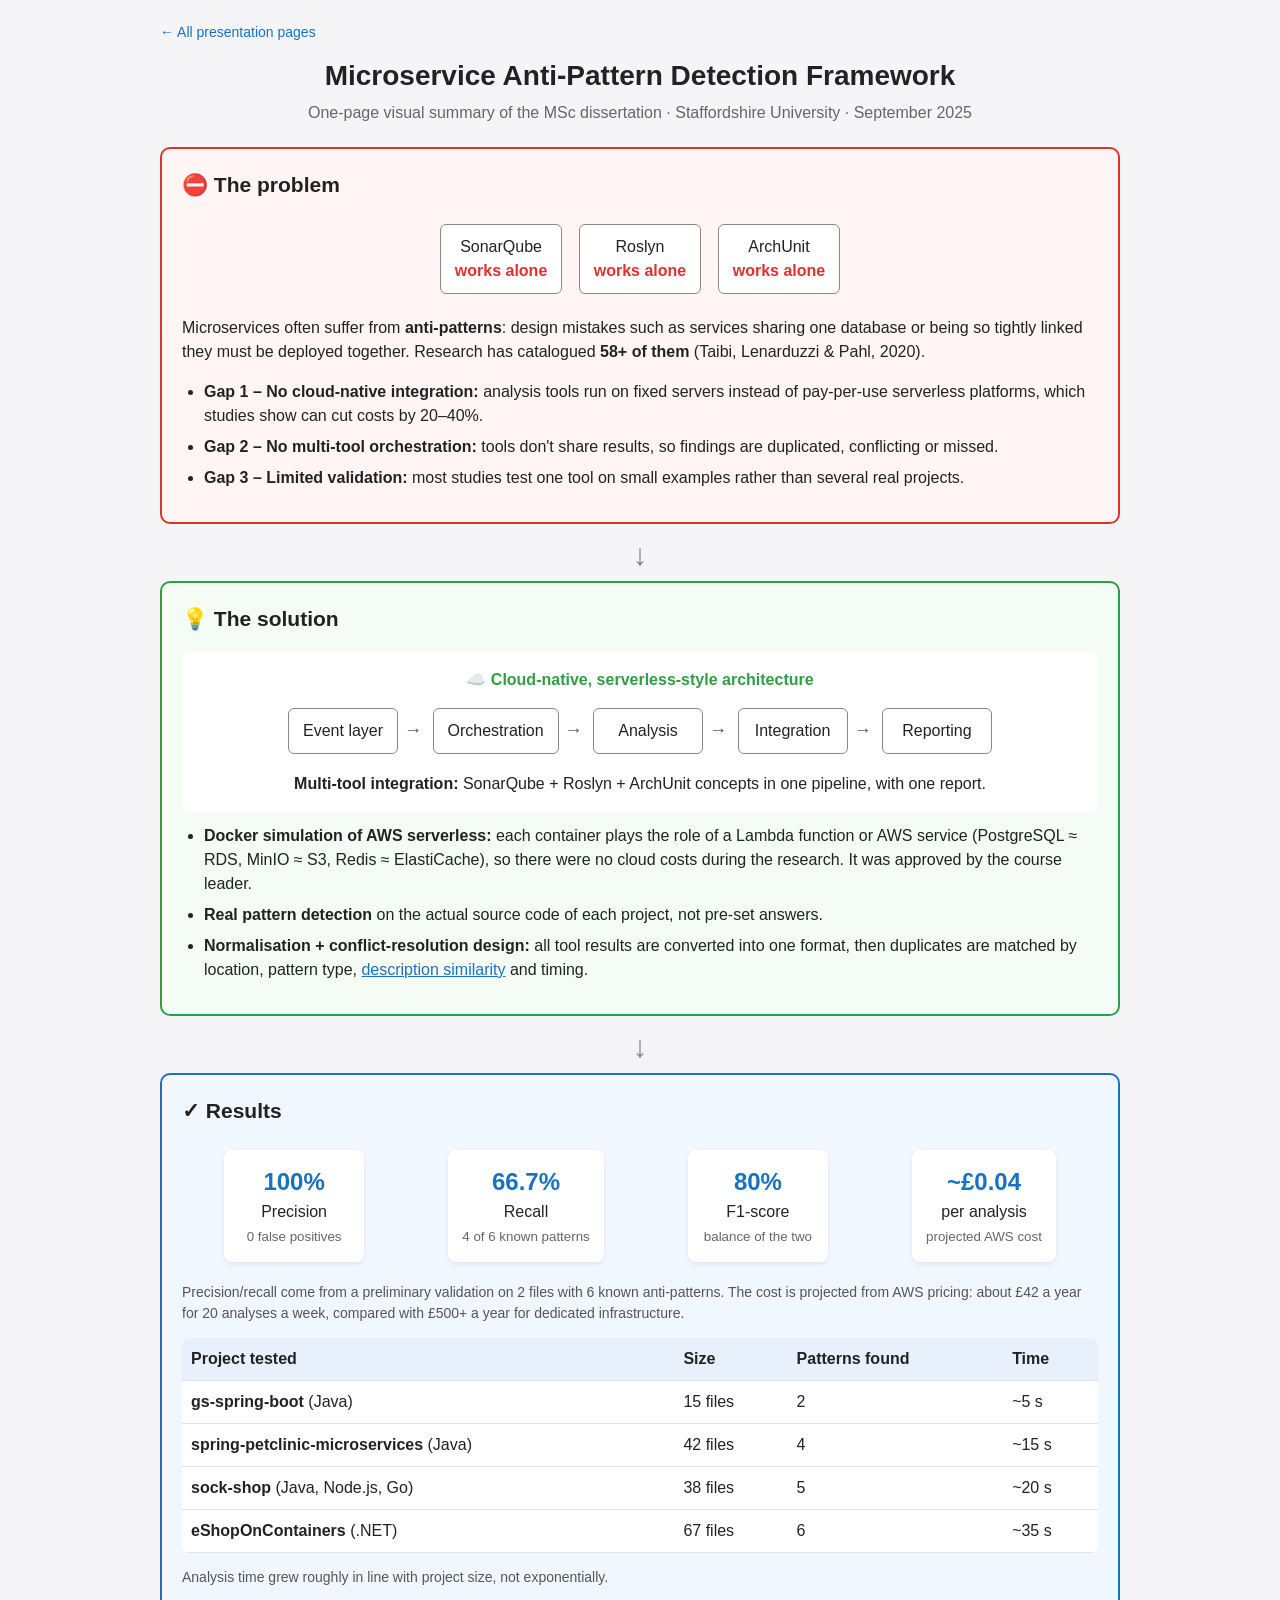
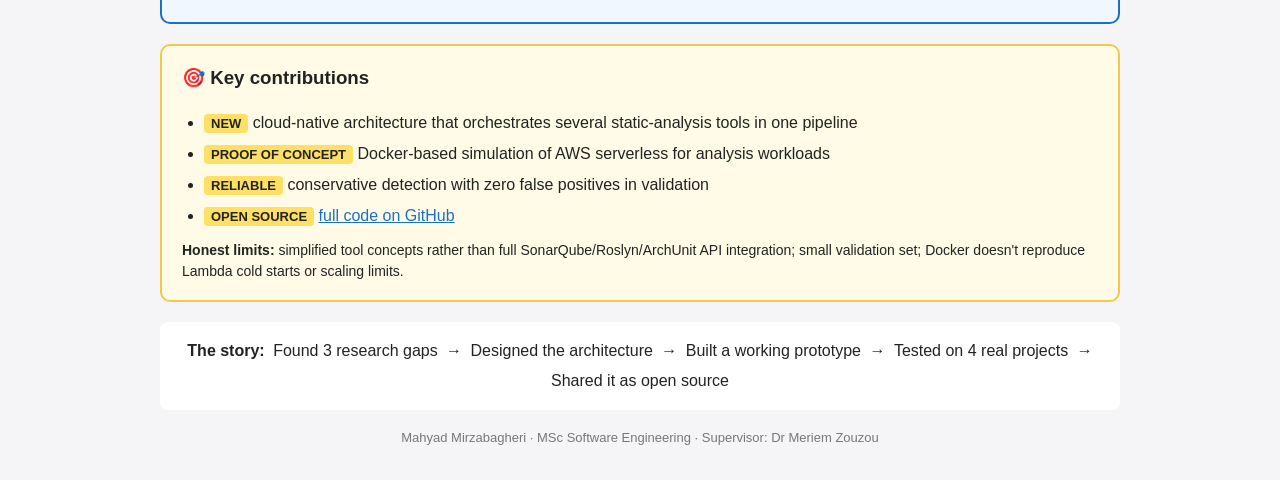
<file: presentation/viva-summary.html>
<!DOCTYPE html>
<html lang="en">
<head>
<meta charset="UTF-8">
<meta name="viewport" content="width=device-width, initial-scale=1.0">
<title>Dissertation Visual Summary – Microservice Anti-Pattern Detection</title>
<style>
  @media print { body { margin: 0; background: #fff; } .section { page-break-inside: avoid; } .back { display: none; } }
  * { box-sizing: border-box; }
  body { font-family: 'Segoe UI', Tahoma, Arial, sans-serif; padding: 20px; max-width: 1000px; margin: auto; background: #f5f5f7; color: #222; line-height: 1.5; }
  a { color: #1971c2; }
  .back { display: inline-block; margin-bottom: 12px; text-decoration: none; font-size: 14px; }
  .title { text-align: center; font-size: 28px; font-weight: 700; margin-bottom: 4px; }
  .subtitle { text-align: center; color: #666; margin-bottom: 22px; }
  .section { border: 2px solid #333; border-radius: 10px; padding: 20px; margin-bottom: 8px; background: #fff; }
  .problem { background: #fff5f5; border-color: #e03131; }
  .solution { background: #f4fcf5; border-color: #2f9e44; }
  .results { background: #f1f7ff; border-color: #1971c2; }
  h2 { margin-top: 0; font-size: 21px; }
  .box { display: inline-block; border: 1px solid #888; padding: 10px 14px; margin: 6px; border-radius: 6px; text-align: center; background: #fff; min-width: 110px; }
  .arrow { text-align: center; font-size: 30px; color: #888; margin: 4px 0; }
  ul { margin: 12px 0; padding-left: 22px; } li { margin: 7px 0; }
  .flow { text-align: center; background: #fff; padding: 16px; border-radius: 8px; margin-bottom: 12px; }
  .flow .arr { font-size: 18px; color: #555; }
  .metrics { display: flex; justify-content: space-around; flex-wrap: wrap; margin-top: 12px; }
  .metric { text-align: center; padding: 14px; background: #fff; border-radius: 8px; box-shadow: 0 2px 4px rgba(0,0,0,.08); min-width: 140px; margin: 6px; }
  .metric strong { font-size: 24px; color: #1971c2; display: block; }
  .metric small { color: #666; }
  table { width: 100%; margin-top: 10px; border-collapse: collapse; background: #fff; border-radius: 8px; overflow: hidden; }
  th, td { padding: 9px; border-bottom: 1px solid #e3e3e3; text-align: left; }
  th { background: #e7f0fb; }
  .achievements { background: #fffbe6; padding: 18px 20px; border-radius: 10px; margin-top: 20px; border: 2px solid #f2c94c; }
  .tag { background: #ffe066; padding: 2px 7px; font-weight: 700; border-radius: 4px; font-size: 13px; }
  .story { text-align: center; margin-top: 20px; padding: 14px; background: #fff; border-radius: 8px; }
  .story span { display: inline-block; margin: 3px 4px; }
  @media (max-width: 600px) { body { padding: 12px; } .box { min-width: 0; padding: 8px 10px; margin: 4px; } .flow .arr { display:block; } table { font-size: 13px; } th, td { padding: 6px; } .title { font-size: 23px; } }
  .foot { text-align: center; color: #777; font-size: 13px; margin-top: 18px; }
</style>
</head>
<body>
<a class="back" href="index.html">← All presentation pages</a>
<div class="title">Microservice Anti-Pattern Detection Framework</div>
<div class="subtitle">One-page visual summary of the MSc dissertation · Staffordshire University · September 2025</div>

<div class="section problem">
  <h2>⛔ The problem</h2>
  <div style="text-align:center;">
    <div class="box">SonarQube<br><span style="color:#e03131;font-weight:700;">works alone</span></div>
    <div class="box">Roslyn<br><span style="color:#e03131;font-weight:700;">works alone</span></div>
    <div class="box">ArchUnit<br><span style="color:#e03131;font-weight:700;">works alone</span></div>
  </div>
  <p>Microservices often suffer from <b>anti-patterns</b>: design mistakes such as services sharing one database or being so tightly linked they must be deployed together. Research has catalogued <b>58+ of them</b> (Taibi, Lenarduzzi &amp; Pahl, 2020).</p>
  <ul>
    <li><b>Gap 1 – No cloud-native integration:</b> analysis tools run on fixed servers instead of pay-per-use serverless platforms, which studies show can cut costs by 20–40%.</li>
    <li><b>Gap 2 – No multi-tool orchestration:</b> tools don't share results, so findings are duplicated, conflicting or missed.</li>
    <li><b>Gap 3 – Limited validation:</b> most studies test one tool on small examples rather than several real projects.</li>
  </ul>
</div>

<div class="arrow">↓</div>

<div class="section solution">
  <h2>💡 The solution</h2>
  <div class="flow">
    <div style="font-weight:700;color:#2f9e44;margin-bottom:10px;">☁️ Cloud-native, serverless-style architecture</div>
    <span class="box">Event layer</span><span class="arr">→</span>
    <span class="box">Orchestration</span><span class="arr">→</span>
    <span class="box">Analysis</span><span class="arr">→</span>
    <span class="box">Integration</span><span class="arr">→</span>
    <span class="box">Reporting</span>
    <div style="margin-top:12px;"><b>Multi-tool integration:</b> SonarQube + Roslyn + ArchUnit concepts in one pipeline, with one report.</div>
  </div>
  <ul>
    <li><b>Docker simulation of AWS serverless:</b> each container plays the role of a Lambda function or AWS service (PostgreSQL ≈ RDS, MinIO ≈ S3, Redis ≈ ElastiCache), so there were no cloud costs during the research. It was approved by the course leader.</li>
    <li><b>Real pattern detection</b> on the actual source code of each project, not pre-set answers.</li>
    <li><b>Normalisation + conflict-resolution design:</b> all tool results are converted into one format, then duplicates are matched by location, pattern type, <a href="semantic-similarity.html">description similarity</a> and timing.</li>
  </ul>
</div>

<div class="arrow">↓</div>

<div class="section results">
  <h2>✓ Results</h2>
  <div class="metrics">
    <div class="metric"><strong>100%</strong>Precision<br><small>0 false positives</small></div>
    <div class="metric"><strong>66.7%</strong>Recall<br><small>4 of 6 known patterns</small></div>
    <div class="metric"><strong>80%</strong>F1-score<br><small>balance of the two</small></div>
    <div class="metric"><strong>~£0.04</strong>per analysis<br><small>projected AWS cost</small></div>
  </div>
  <p style="font-size:14px;color:#555;">Precision/recall come from a preliminary validation on 2 files with 6 known anti-patterns. The cost is projected from AWS pricing: about £42 a year for 20 analyses a week, compared with £500+ a year for dedicated infrastructure.</p>
  <table>
    <tr><th>Project tested</th><th>Size</th><th>Patterns found</th><th>Time</th></tr>
    <tr><td><b>gs-spring-boot</b> (Java)</td><td>15 files</td><td>2</td><td>~5 s</td></tr>
    <tr><td><b>spring-petclinic-microservices</b> (Java)</td><td>42 files</td><td>4</td><td>~15 s</td></tr>
    <tr><td><b>sock-shop</b> (Java, Node.js, Go)</td><td>38 files</td><td>5</td><td>~20 s</td></tr>
    <tr><td><b>eShopOnContainers</b> (.NET)</td><td>67 files</td><td>6</td><td>~35 s</td></tr>
  </table>
  <p style="font-size:14px;color:#555;">Analysis time grew roughly in line with project size, not exponentially.</p>
</div>

<div class="achievements">
  <h3 style="margin-top:0;">🎯 Key contributions</h3>
  <ul style="margin:0;">
    <li><span class="tag">NEW</span> cloud-native architecture that orchestrates several static-analysis tools in one pipeline</li>
    <li><span class="tag">PROOF OF CONCEPT</span> Docker-based simulation of AWS serverless for analysis workloads</li>
    <li><span class="tag">RELIABLE</span> conservative detection with zero false positives in validation</li>
    <li><span class="tag">OPEN SOURCE</span> <a href="https://github.com/Mahyadmi/microservice-antipattern-detector">full code on GitHub</a></li>
  </ul>
  <p style="margin:12px 0 0;font-size:14px;"><b>Honest limits:</b> simplified tool concepts rather than full SonarQube/Roslyn/ArchUnit API integration; small validation set; Docker doesn't reproduce Lambda cold starts or scaling limits.</p>
</div>

<div class="story">
  <b>The story:</b>
  <span>Found 3 research gaps</span> → <span>Designed the architecture</span> → <span>Built a working prototype</span> → <span>Tested on 4 real projects</span> → <span>Shared it as open source</span>
</div>

<p class="foot">Mahyad Mirzabagheri · MSc Software Engineering · Supervisor: Dr Meriem Zouzou</p>
</body>
</html>
</file>
<file: services/dashboard/src/styles.css>
* {
    margin: 0;
    padding: 0;
    box-sizing: border-box;
}

body {
    font-family: -apple-system, BlinkMacSystemFont, 'Segoe UI', Roboto, sans-serif;
    background: linear-gradient(135deg, #667eea 0%, #764ba2 100%);
    min-height: 100vh;
    padding: 20px;
    animation: gradient 15s ease infinite;
    background-size: 400% 400%;
}

@keyframes gradient {
    0% { background-position: 0% 50%; }
    50% { background-position: 100% 50%; }
    100% { background-position: 0% 50%; }
}

.container {
    max-width: 1400px;
    margin: 0 auto;
}

header {
    text-align: center;
    color: white;
    margin-bottom: 40px;
    animation: fadeInDown 0.8s ease;
}

h1 {
    font-size: 2.8em;
    margin-bottom: 10px;
    text-shadow: 2px 2px 4px rgba(0,0,0,0.2);
}

.subtitle {
    font-size: 1.2em;
    opacity: 0.95;
}

.animate-in {
    animation: slideUp 0.6s ease forwards;
    opacity: 0;
}

.animate-in:nth-child(1) { animation-delay: 0.1s; }
.animate-in:nth-child(2) { animation-delay: 0.2s; }
.animate-in:nth-child(3) { animation-delay: 0.3s; }
.animate-in:nth-child(4) { animation-delay: 0.4s; }

@keyframes slideUp {
    from {
        opacity: 0;
        transform: translateY(30px);
    }
    to {
        opacity: 1;
        transform: translateY(0);
    }
}

@keyframes fadeInDown {
    from {
        opacity: 0;
        transform: translateY(-20px);
    }
    to {
        opacity: 1;
        transform: translateY(0);
    }
}

.metrics-row {
    display: grid;
    grid-template-columns: repeat(auto-fit, minmax(220px, 1fr));
    gap: 20px;
    margin-bottom: 40px;
}

.metric-card {
    background: rgba(255, 255, 255, 0.95);
    backdrop-filter: blur(10px);
    border-radius: 16px;
    padding: 25px;
    text-align: center;
    box-shadow: 0 10px 40px rgba(0,0,0,0.1);
    transition: transform 0.3s ease, box-shadow 0.3s ease;
}

.metric-card:hover {
    transform: translateY(-5px);
    box-shadow: 0 15px 50px rgba(0,0,0,0.15);
}

.metric-value {
    font-size: 3em;
    font-weight: bold;
    background: linear-gradient(135deg, #667eea 0%, #764ba2 100%);
    -webkit-background-clip: text;
    -webkit-text-fill-color: transparent;
    margin-top: 10px;
}

.card {
    background: rgba(255, 255, 255, 0.98);
    border-radius: 20px;
    padding: 35px;
    margin-bottom: 25px;
    box-shadow: 0 20px 60px rgba(0,0,0,0.15);
    backdrop-filter: blur(10px);
}

h2 {
    color: #1a202c;
    margin-bottom: 25px;
    font-size: 1.8em;
    display: flex;
    align-items: center;
    gap: 10px;
}

h2:after {
    content: '';
    flex: 1;
    height: 2px;
    background: linear-gradient(90deg, #667eea 0%, transparent 100%);
}

.dataset-grid {
    display: grid;
    grid-template-columns: repeat(auto-fit, minmax(200px, 1fr));
    gap: 15px;
    margin-bottom: 25px;
}

.dataset-option {
    border: 2px solid #e2e8f0;
    border-radius: 12px;
    padding: 20px;
    cursor: pointer;
    transition: all 0.3s ease;
    background: white;
}

.dataset-option:hover {
    border-color: #667eea;
    transform: translateY(-3px);
    box-shadow: 0 10px 25px rgba(102, 126, 234, 0.1);
}

.dataset-option.selected {
    border-color: #667eea;
    background: linear-gradient(135deg, #667eea10 0%, #764ba210 100%);
}

.dataset-badge {
    display: inline-block;
    padding: 4px 10px;
    background: #667eea;
    color: white;
    border-radius: 20px;
    font-size: 0.85em;
    margin-top: 10px;
}

button {
    width: 100%;
    padding: 18px 30px;
    background: linear-gradient(135deg, #667eea 0%, #764ba2 100%);
    color: white;
    border: none;
    border-radius: 12px;
    font-size: 1.1em;
    font-weight: 600;
    cursor: pointer;
    transition: all 0.3s ease;
    position: relative;
    overflow: hidden;
}

button:hover:not(:disabled) {
    transform: translateY(-2px);
    box-shadow: 0 10px 30px rgba(102, 126, 234, 0.3);
}

button:disabled {
    opacity: 0.6;
    cursor: not-allowed;
}

button.loading .btn-text {
    opacity: 0;
}

button .spinner {
    display: none;
    position: absolute;
    top: 50%;
    left: 50%;
    transform: translate(-50%, -50%);
    width: 20px;
    height: 20px;
    border: 3px solid rgba(255,255,255,0.3);
    border-top-color: white;
    border-radius: 50%;
    animation: spin 0.8s linear infinite;
}

button.loading .spinner {
    display: block;
}

@keyframes spin {
    to { transform: translate(-50%, -50%) rotate(360deg); }
}

.pipeline-container {
    display: flex;
    align-items: center;
    justify-content: space-between;
    margin: 30px 0;
    padding: 20px;
    background: #f8fafc;
    border-radius: 12px;
}

.pipeline-step {
    flex: 1;
    text-align: center;
    opacity: 0.5;
    transition: all 0.3s ease;
}

.pipeline-step.active {
    opacity: 1;
    transform: scale(1.05);
}

.step-number {
    width: 40px;
    height: 40px;
    background: #e2e8f0;
    border-radius: 50%;
    display: flex;
    align-items: center;
    justify-content: center;
    margin: 0 auto 10px;
    font-weight: bold;
    transition: all 0.3s ease;
}

.pipeline-step.active .step-number {
    background: linear-gradient(135deg, #667eea 0%, #764ba2 100%);
    color: white;
}

.pipeline-arrow {
    color: #cbd5e0;
    font-size: 1.5em;
}

.tools-grid {
    display: grid;
    grid-template-columns: repeat(auto-fit, minmax(250px, 1fr));
    gap: 20px;
    margin-top: 30px;
}

.tool-card {
    background: white;
    border: 2px solid #e2e8f0;
    border-radius: 12px;
    padding: 25px;
    text-align: center;
    transition: all 0.3s ease;
}

.tool-card.active {
    border-color: #667eea;
    box-shadow: 0 10px 30px rgba(102, 126, 234, 0.1);
}

.tool-icon {
    font-size: 2.5em;
    margin-bottom: 10px;
}

.status-badge {
    display: inline-block;
    padding: 6px 14px;
    border-radius: 20px;
    font-size: 0.85em;
    font-weight: 600;
    margin-top: 10px;
    background: #e2e8f0;
    color: #64748b;
}

.status-badge.ready {
    background: #10b981;
    color: white;
}

.status-badge.running {
    background: #f59e0b;
    color: white;
    animation: pulse 1.5s ease infinite;
}

.status-badge.completed {
    background: #10b981;
    color: white;
}

@keyframes pulse {
    0%, 100% { opacity: 1; }
    50% { opacity: 0.7; }
}

.progress-bar {
    width: 100%;
    height: 4px;
    background: #e2e8f0;
    border-radius: 2px;
    margin-top: 15px;
    overflow: hidden;
}

.progress-fill {
    height: 100%;
    background: linear-gradient(90deg, #667eea 0%, #764ba2 100%);
    width: 0%;
    transition: width 0.3s ease;
}

.loading-container {
    text-align: center;
    padding: 60px;
}

.loading-spinner {
    width: 60px;
    height: 60px;
    border: 4px solid #e2e8f0;
    border-top-color: #667eea;
    border-radius: 50%;
    margin: 0 auto 20px;
    animation: spin 1s linear infinite;
}

.results-header {
    display: grid;
    grid-template-columns: 1fr 400px;
    gap: 30px;
    margin-bottom: 30px;
}

.chart-container {
    height: 200px;
}

.anti-pattern-item {
    padding: 20px;
    margin: 15px 0;
    border-left: 4px solid;
    border-radius: 8px;
    background: white;
    box-shadow: 0 2px 10px rgba(0,0,0,0.05);
    transition: all 0.3s ease;
    animation: fadeIn 0.5s ease;
}

@keyframes fadeIn {
    from {
        opacity: 0;
        transform: translateX(-20px);
    }
    to {
        opacity: 1;
        transform: translateX(0);
    }
}

.anti-pattern-item:hover {
    transform: translateX(5px);
    box-shadow: 0 5px 20px rgba(0,0,0,0.1);
}

.severity-HIGH {
    border-left-color: #ef4444;
    background: linear-gradient(90deg, #fef2f2 0%, white 100%);
}

.severity-MEDIUM {
    border-left-color: #f59e0b;
    background: linear-gradient(90deg, #fffbeb 0%, white 100%);
}

.severity-LOW {
    border-left-color: #10b981;
    background: linear-gradient(90deg, #f0fdf4 0%, white 100%);
}

.pattern-header {
    display: flex;
    justify-content: space-between;
    align-items: center;
    margin-bottom: 10px;
}

.pattern-type {
    font-weight: 600;
    font-size: 1.1em;
    color: #1a202c;
}

.pattern-severity {
    padding: 4px 12px;
    border-radius: 12px;
    font-size: 0.85em;
    font-weight: 600;
    color: white;
}

.severity-HIGH .pattern-severity { background: #ef4444; }
.severity-MEDIUM .pattern-severity { background: #f59e0b; }
.severity-LOW .pattern-severity { background: #10b981; }

.metrics-grid {
    display: grid;
    grid-template-columns: repeat(auto-fit, minmax(200px, 1fr));
    gap: 20px;
}

.metric-item {
    display: flex;
    flex-direction: column;
    padding: 20px;
    background: #f8fafc;
    border-radius: 12px;
    border: 1px solid #e2e8f0;
}

.metric-label {
    font-size: 0.9em;
    color: #64748b;
    margin-bottom: 8px;
}

.metric-data {
    font-size: 1.8em;
    font-weight: bold;
    color: #1a202c;
}

.notification {
    position: fixed;
    bottom: -100px;
    left: 50%;
    transform: translateX(-50%);
    background: white;
    padding: 20px 30px;
    border-radius: 12px;
    box-shadow: 0 10px 40px rgba(0,0,0,0.2);
    transition: bottom 0.3s ease;
    z-index: 1000;
}

.notification.show {
    bottom: 30px;
}

@media (max-width: 768px) {
    .metrics-row {
        grid-template-columns: 1fr 1fr;
    }
    
    .results-header {
        grid-template-columns: 1fr;
    }
    
    .pipeline-container {
        flex-direction: column;
    }
    
    .pipeline-arrow {
        transform: rotate(90deg);
        margin: 10px 0;
    }
}
</file>
